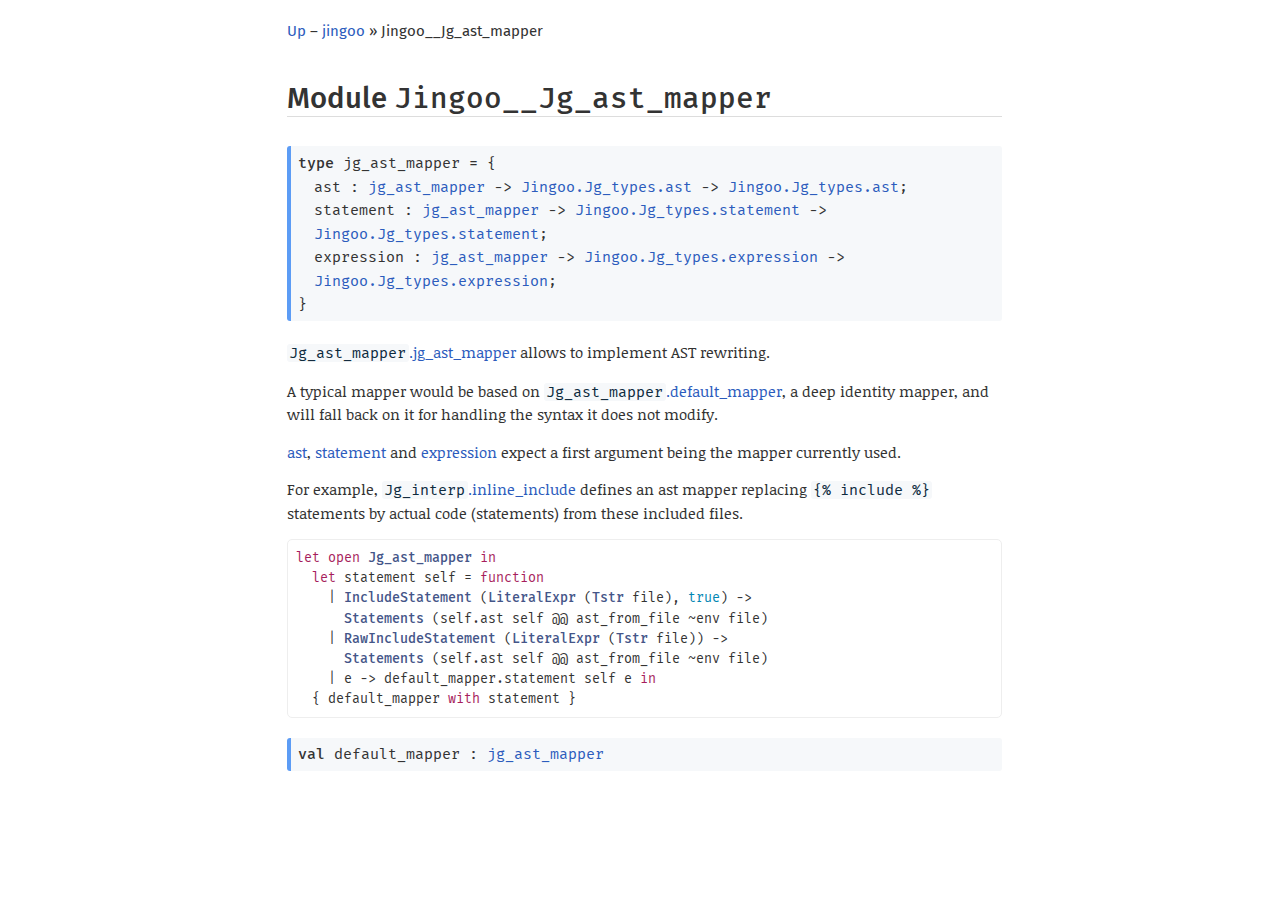
<file: jingoo/Jingoo__Jg_ast_mapper/index.html>
<!DOCTYPE html>
<html xmlns="http://www.w3.org/1999/xhtml"><head><title>Jingoo__Jg_ast_mapper (jingoo.Jingoo__Jg_ast_mapper)</title><link rel="stylesheet" href="../../odoc.css"/><meta charset="utf-8"/><meta name="viewport" content="width=device-width,initial-scale=1.0"/><script src="../../highlight.pack.js"></script><script>hljs.initHighlightingOnLoad();</script></head><body><div class="content"><header><nav><a href="../index.html">Up</a> – <a href="../index.html">jingoo</a> &#x00BB; Jingoo__Jg_ast_mapper</nav><h1>Module <code>Jingoo__Jg_ast_mapper</code></h1></header><dl><dt class="spec type" id="type-jg_ast_mapper"><a href="#type-jg_ast_mapper" class="anchor"></a><code><span class="keyword">type </span>jg_ast_mapper</code><code><span class="keyword"> = </span></code><code>{</code><table class="record"><tr id="type-jg_ast_mapper.ast" class="anchored"><td class="def field"><a href="#type-jg_ast_mapper.ast" class="anchor"></a><code>ast : <a href="index.html#type-jg_ast_mapper">jg_ast_mapper</a> <span>&#45;&gt;</span> <a href="../Jingoo/Jg_types/index.html#type-ast">Jingoo.Jg_types.ast</a> <span>&#45;&gt;</span> <a href="../Jingoo/Jg_types/index.html#type-ast">Jingoo.Jg_types.ast</a>;</code></td></tr><tr id="type-jg_ast_mapper.statement" class="anchored"><td class="def field"><a href="#type-jg_ast_mapper.statement" class="anchor"></a><code>statement : <a href="index.html#type-jg_ast_mapper">jg_ast_mapper</a> <span>&#45;&gt;</span> <a href="../Jingoo/Jg_types/index.html#type-statement">Jingoo.Jg_types.statement</a> <span>&#45;&gt;</span> <a href="../Jingoo/Jg_types/index.html#type-statement">Jingoo.Jg_types.statement</a>;</code></td></tr><tr id="type-jg_ast_mapper.expression" class="anchored"><td class="def field"><a href="#type-jg_ast_mapper.expression" class="anchor"></a><code>expression : <a href="index.html#type-jg_ast_mapper">jg_ast_mapper</a> <span>&#45;&gt;</span> <a href="../Jingoo/Jg_types/index.html#type-expression">Jingoo.Jg_types.expression</a> <span>&#45;&gt;</span> <a href="../Jingoo/Jg_types/index.html#type-expression">Jingoo.Jg_types.expression</a>;</code></td></tr></table><code>}</code></dt></dl><aside><p><span class="xref-unresolved" title="unresolved reference to &quot;Jg_ast_mapper.jg_ast_mapper&quot;"><code>Jg_ast_mapper</code>.jg_ast_mapper</span> allows to implement AST rewriting.</p><p>A typical mapper would be based on <span class="xref-unresolved" title="unresolved reference to &quot;Jg_ast_mapper.default_mapper&quot;"><code>Jg_ast_mapper</code>.default_mapper</span>, a <b>deep identity</b> mapper, and will fall back on it for handling the syntax it does not modify.</p><p><a href="#type-jg_ast_mapper.ast">ast</a>, <a href="#type-jg_ast_mapper.statement">statement</a> and <a href="#type-jg_ast_mapper.expression">expression</a> expect a first argument being the mapper currently used.</p><p>For example, <span class="xref-unresolved" title="unresolved reference to &quot;Jg_interp.inline_include&quot;"><code>Jg_interp</code>.inline_include</span> defines an ast mapper replacing <code>{% include %}</code> statements by actual code (statements) from these included files.</p><pre><code class="ml">let open Jg_ast_mapper in
  let statement self = function
    | IncludeStatement (LiteralExpr (Tstr file), true) -&gt;
      Statements (self.ast self @@ ast_from_file ~env file)
    | RawIncludeStatement (LiteralExpr (Tstr file)) -&gt;
      Statements (self.ast self @@ ast_from_file ~env file)
    | e -&gt; default_mapper.statement self e in
  { default_mapper with statement }</code></pre></aside><dl><dt class="spec value" id="val-default_mapper"><a href="#val-default_mapper" class="anchor"></a><code><span class="keyword">val </span>default_mapper : <a href="index.html#type-jg_ast_mapper">jg_ast_mapper</a></code></dt></dl></div></body></html>
</file>
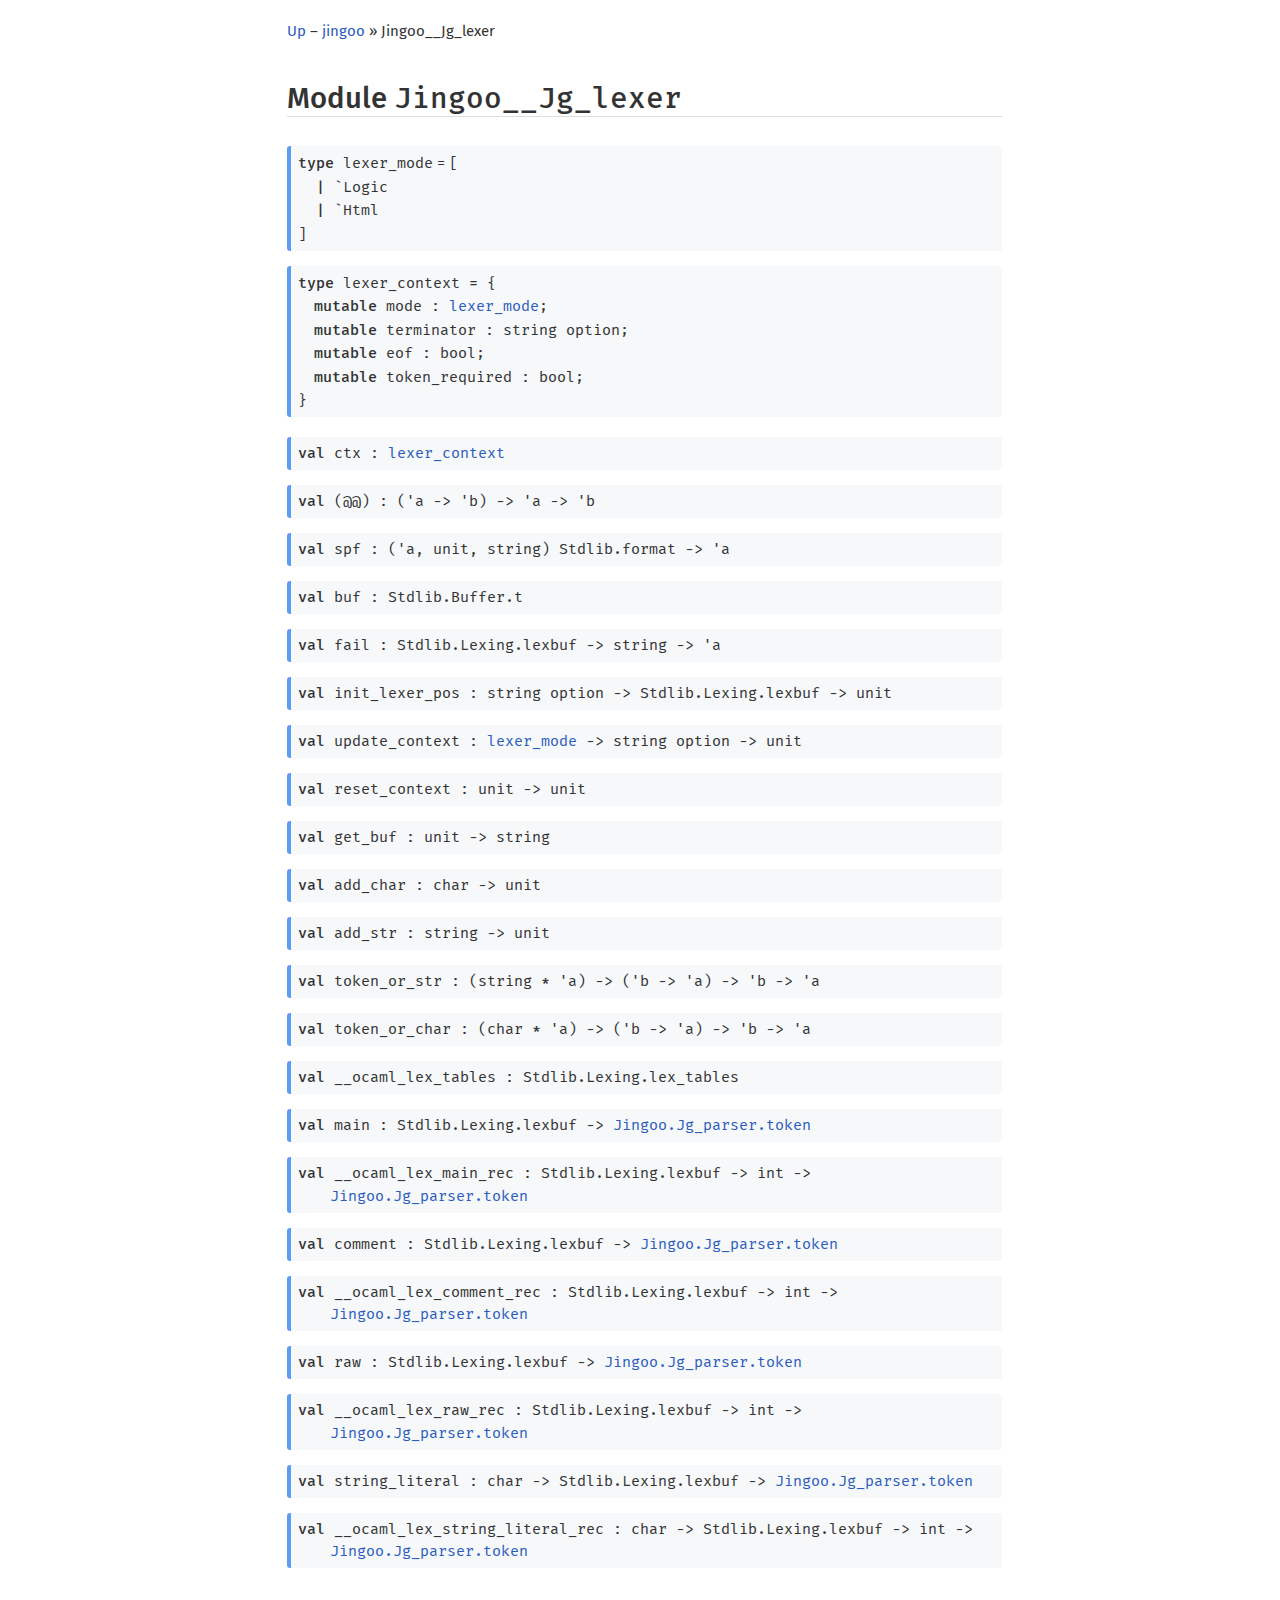
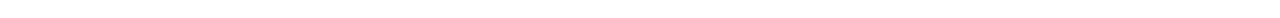
<file: jingoo/Jingoo__Jg_lexer/index.html>
<!DOCTYPE html>
<html xmlns="http://www.w3.org/1999/xhtml"><head><title>Jingoo__Jg_lexer (jingoo.Jingoo__Jg_lexer)</title><link rel="stylesheet" href="../../odoc.css"/><meta charset="utf-8"/><meta name="viewport" content="width=device-width,initial-scale=1.0"/><script src="../../highlight.pack.js"></script><script>hljs.initHighlightingOnLoad();</script></head><body><div class="content"><header><nav><a href="../index.html">Up</a> – <a href="../index.html">jingoo</a> &#x00BB; Jingoo__Jg_lexer</nav><h1>Module <code>Jingoo__Jg_lexer</code></h1></header><dl><dt class="spec type" id="type-lexer_mode"><a href="#type-lexer_mode" class="anchor"></a><code><span class="keyword">type </span>lexer_mode</code><span class="keyword"> = </span><code>[ </code><table class="variant"><tr id="type-lexer_mode.Logic" class="anchored"><td class="def constructor"><a href="#type-lexer_mode.Logic" class="anchor"></a><code><span class="keyword">| </span></code><code>`Logic</code></td></tr><tr id="type-lexer_mode.Html" class="anchored"><td class="def constructor"><a href="#type-lexer_mode.Html" class="anchor"></a><code><span class="keyword">| </span></code><code>`Html</code></td></tr></table><code> ]</code></dt><dt class="spec type" id="type-lexer_context"><a href="#type-lexer_context" class="anchor"></a><code><span class="keyword">type </span>lexer_context</code><code><span class="keyword"> = </span></code><code>{</code><table class="record"><tr id="type-lexer_context.mode" class="anchored"><td class="def field"><a href="#type-lexer_context.mode" class="anchor"></a><code><span class="keyword">mutable </span>mode : <a href="index.html#type-lexer_mode">lexer_mode</a>;</code></td></tr><tr id="type-lexer_context.terminator" class="anchored"><td class="def field"><a href="#type-lexer_context.terminator" class="anchor"></a><code><span class="keyword">mutable </span>terminator : string option;</code></td></tr><tr id="type-lexer_context.eof" class="anchored"><td class="def field"><a href="#type-lexer_context.eof" class="anchor"></a><code><span class="keyword">mutable </span>eof : bool;</code></td></tr><tr id="type-lexer_context.token_required" class="anchored"><td class="def field"><a href="#type-lexer_context.token_required" class="anchor"></a><code><span class="keyword">mutable </span>token_required : bool;</code></td></tr></table><code>}</code></dt></dl><dl><dt class="spec value" id="val-ctx"><a href="#val-ctx" class="anchor"></a><code><span class="keyword">val </span>ctx : <a href="index.html#type-lexer_context">lexer_context</a></code></dt><dt class="spec value" id="val-(@@)"><a href="#val-(@@)" class="anchor"></a><code><span class="keyword">val </span>(@@) : (<span class="type-var">'a</span> <span>&#45;&gt;</span> <span class="type-var">'b</span>) <span>&#45;&gt;</span> <span class="type-var">'a</span> <span>&#45;&gt;</span> <span class="type-var">'b</span></code></dt><dt class="spec value" id="val-spf"><a href="#val-spf" class="anchor"></a><code><span class="keyword">val </span>spf : (<span class="type-var">'a</span>, unit, string) Stdlib.format <span>&#45;&gt;</span> <span class="type-var">'a</span></code></dt><dt class="spec value" id="val-buf"><a href="#val-buf" class="anchor"></a><code><span class="keyword">val </span>buf : Stdlib.Buffer.t</code></dt><dt class="spec value" id="val-fail"><a href="#val-fail" class="anchor"></a><code><span class="keyword">val </span>fail : Stdlib.Lexing.lexbuf <span>&#45;&gt;</span> string <span>&#45;&gt;</span> <span class="type-var">'a</span></code></dt><dt class="spec value" id="val-init_lexer_pos"><a href="#val-init_lexer_pos" class="anchor"></a><code><span class="keyword">val </span>init_lexer_pos : string option <span>&#45;&gt;</span> Stdlib.Lexing.lexbuf <span>&#45;&gt;</span> unit</code></dt><dt class="spec value" id="val-update_context"><a href="#val-update_context" class="anchor"></a><code><span class="keyword">val </span>update_context : <a href="index.html#type-lexer_mode">lexer_mode</a> <span>&#45;&gt;</span> string option <span>&#45;&gt;</span> unit</code></dt><dt class="spec value" id="val-reset_context"><a href="#val-reset_context" class="anchor"></a><code><span class="keyword">val </span>reset_context : unit <span>&#45;&gt;</span> unit</code></dt><dt class="spec value" id="val-get_buf"><a href="#val-get_buf" class="anchor"></a><code><span class="keyword">val </span>get_buf : unit <span>&#45;&gt;</span> string</code></dt><dt class="spec value" id="val-add_char"><a href="#val-add_char" class="anchor"></a><code><span class="keyword">val </span>add_char : char <span>&#45;&gt;</span> unit</code></dt><dt class="spec value" id="val-add_str"><a href="#val-add_str" class="anchor"></a><code><span class="keyword">val </span>add_str : string <span>&#45;&gt;</span> unit</code></dt><dt class="spec value" id="val-token_or_str"><a href="#val-token_or_str" class="anchor"></a><code><span class="keyword">val </span>token_or_str : (string<span class="keyword"> * </span><span class="type-var">'a</span>) <span>&#45;&gt;</span> (<span class="type-var">'b</span> <span>&#45;&gt;</span> <span class="type-var">'a</span>) <span>&#45;&gt;</span> <span class="type-var">'b</span> <span>&#45;&gt;</span> <span class="type-var">'a</span></code></dt><dt class="spec value" id="val-token_or_char"><a href="#val-token_or_char" class="anchor"></a><code><span class="keyword">val </span>token_or_char : (char<span class="keyword"> * </span><span class="type-var">'a</span>) <span>&#45;&gt;</span> (<span class="type-var">'b</span> <span>&#45;&gt;</span> <span class="type-var">'a</span>) <span>&#45;&gt;</span> <span class="type-var">'b</span> <span>&#45;&gt;</span> <span class="type-var">'a</span></code></dt><dt class="spec value" id="val-__ocaml_lex_tables"><a href="#val-__ocaml_lex_tables" class="anchor"></a><code><span class="keyword">val </span>__ocaml_lex_tables : Stdlib.Lexing.lex_tables</code></dt><dt class="spec value" id="val-main"><a href="#val-main" class="anchor"></a><code><span class="keyword">val </span>main : Stdlib.Lexing.lexbuf <span>&#45;&gt;</span> <a href="../Jingoo/Jg_parser/index.html#type-token">Jingoo.Jg_parser.token</a></code></dt><dt class="spec value" id="val-__ocaml_lex_main_rec"><a href="#val-__ocaml_lex_main_rec" class="anchor"></a><code><span class="keyword">val </span>__ocaml_lex_main_rec : Stdlib.Lexing.lexbuf <span>&#45;&gt;</span> int <span>&#45;&gt;</span> <a href="../Jingoo/Jg_parser/index.html#type-token">Jingoo.Jg_parser.token</a></code></dt><dt class="spec value" id="val-comment"><a href="#val-comment" class="anchor"></a><code><span class="keyword">val </span>comment : Stdlib.Lexing.lexbuf <span>&#45;&gt;</span> <a href="../Jingoo/Jg_parser/index.html#type-token">Jingoo.Jg_parser.token</a></code></dt><dt class="spec value" id="val-__ocaml_lex_comment_rec"><a href="#val-__ocaml_lex_comment_rec" class="anchor"></a><code><span class="keyword">val </span>__ocaml_lex_comment_rec : Stdlib.Lexing.lexbuf <span>&#45;&gt;</span> int <span>&#45;&gt;</span> <a href="../Jingoo/Jg_parser/index.html#type-token">Jingoo.Jg_parser.token</a></code></dt><dt class="spec value" id="val-raw"><a href="#val-raw" class="anchor"></a><code><span class="keyword">val </span>raw : Stdlib.Lexing.lexbuf <span>&#45;&gt;</span> <a href="../Jingoo/Jg_parser/index.html#type-token">Jingoo.Jg_parser.token</a></code></dt><dt class="spec value" id="val-__ocaml_lex_raw_rec"><a href="#val-__ocaml_lex_raw_rec" class="anchor"></a><code><span class="keyword">val </span>__ocaml_lex_raw_rec : Stdlib.Lexing.lexbuf <span>&#45;&gt;</span> int <span>&#45;&gt;</span> <a href="../Jingoo/Jg_parser/index.html#type-token">Jingoo.Jg_parser.token</a></code></dt><dt class="spec value" id="val-string_literal"><a href="#val-string_literal" class="anchor"></a><code><span class="keyword">val </span>string_literal : char <span>&#45;&gt;</span> Stdlib.Lexing.lexbuf <span>&#45;&gt;</span> <a href="../Jingoo/Jg_parser/index.html#type-token">Jingoo.Jg_parser.token</a></code></dt><dt class="spec value" id="val-__ocaml_lex_string_literal_rec"><a href="#val-__ocaml_lex_string_literal_rec" class="anchor"></a><code><span class="keyword">val </span>__ocaml_lex_string_literal_rec : char <span>&#45;&gt;</span> Stdlib.Lexing.lexbuf <span>&#45;&gt;</span> int <span>&#45;&gt;</span> <a href="../Jingoo/Jg_parser/index.html#type-token">Jingoo.Jg_parser.token</a></code></dt></dl></div></body></html>
</file>
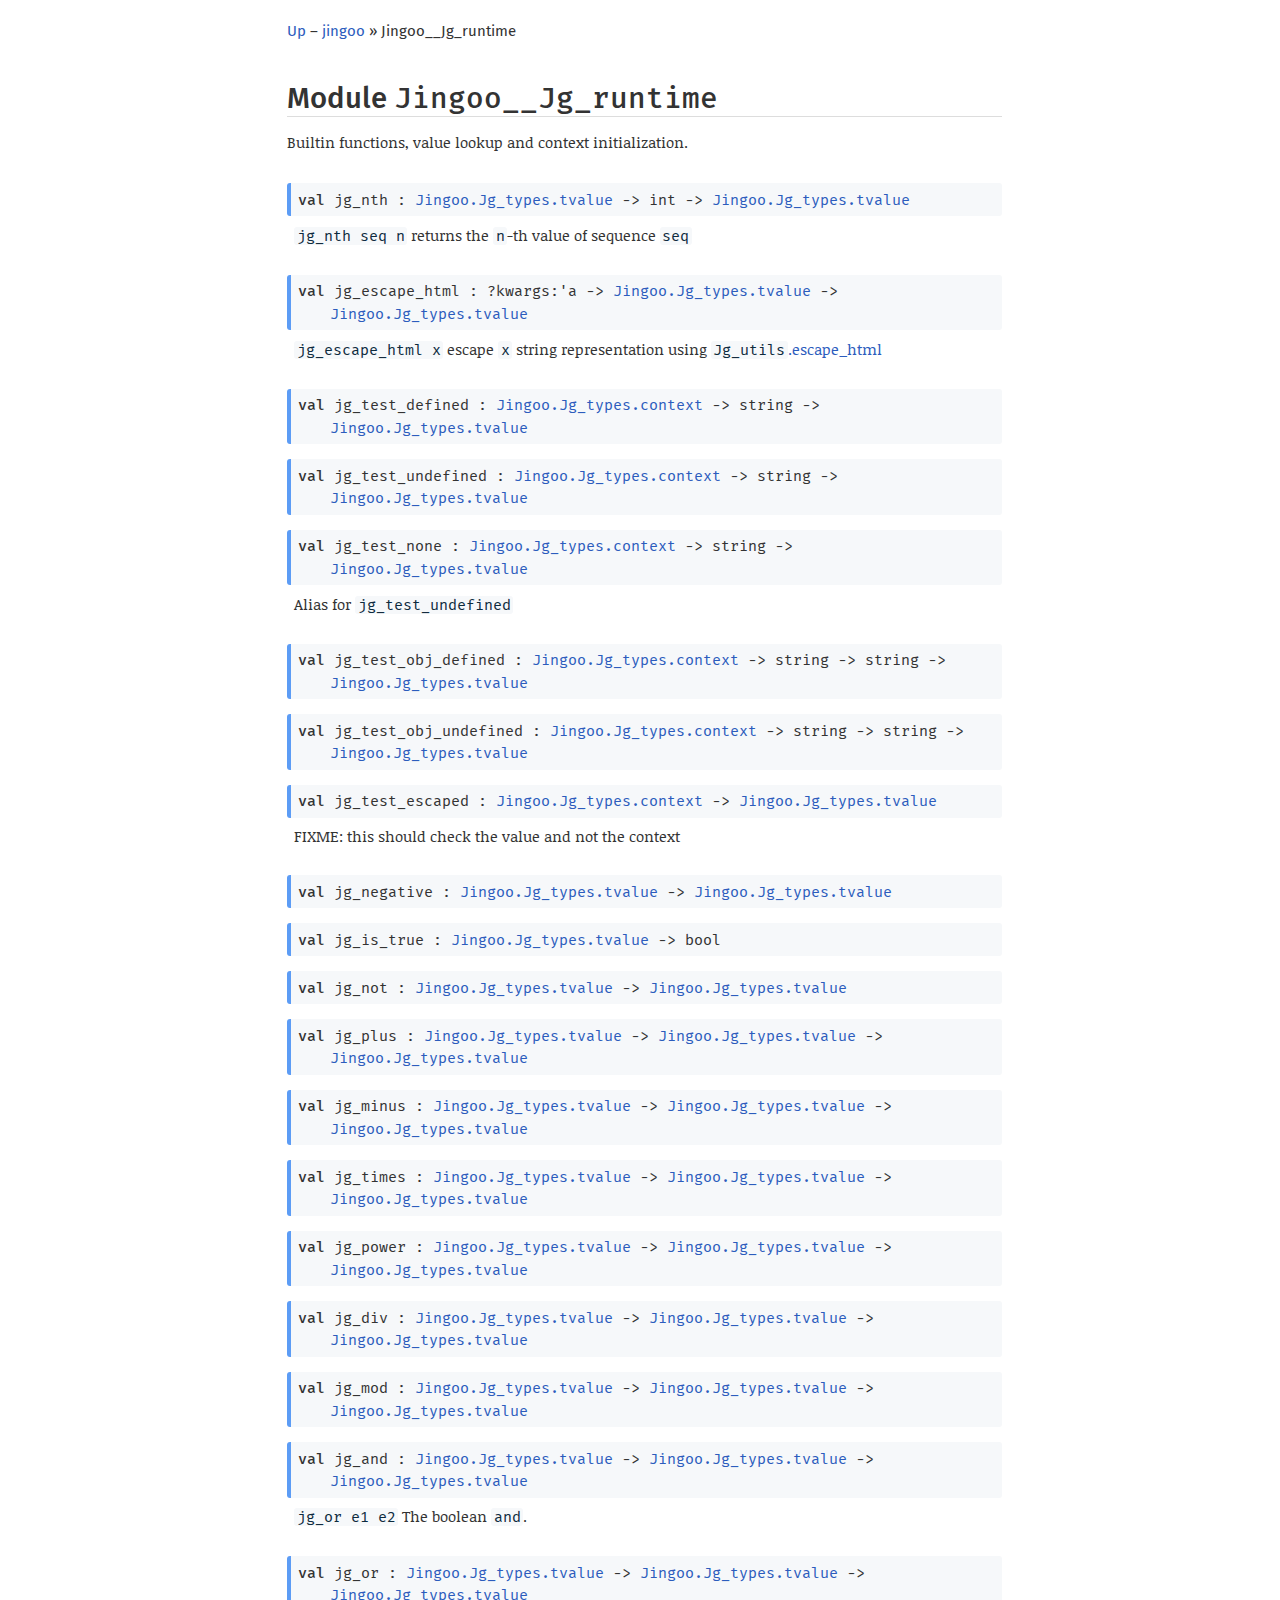
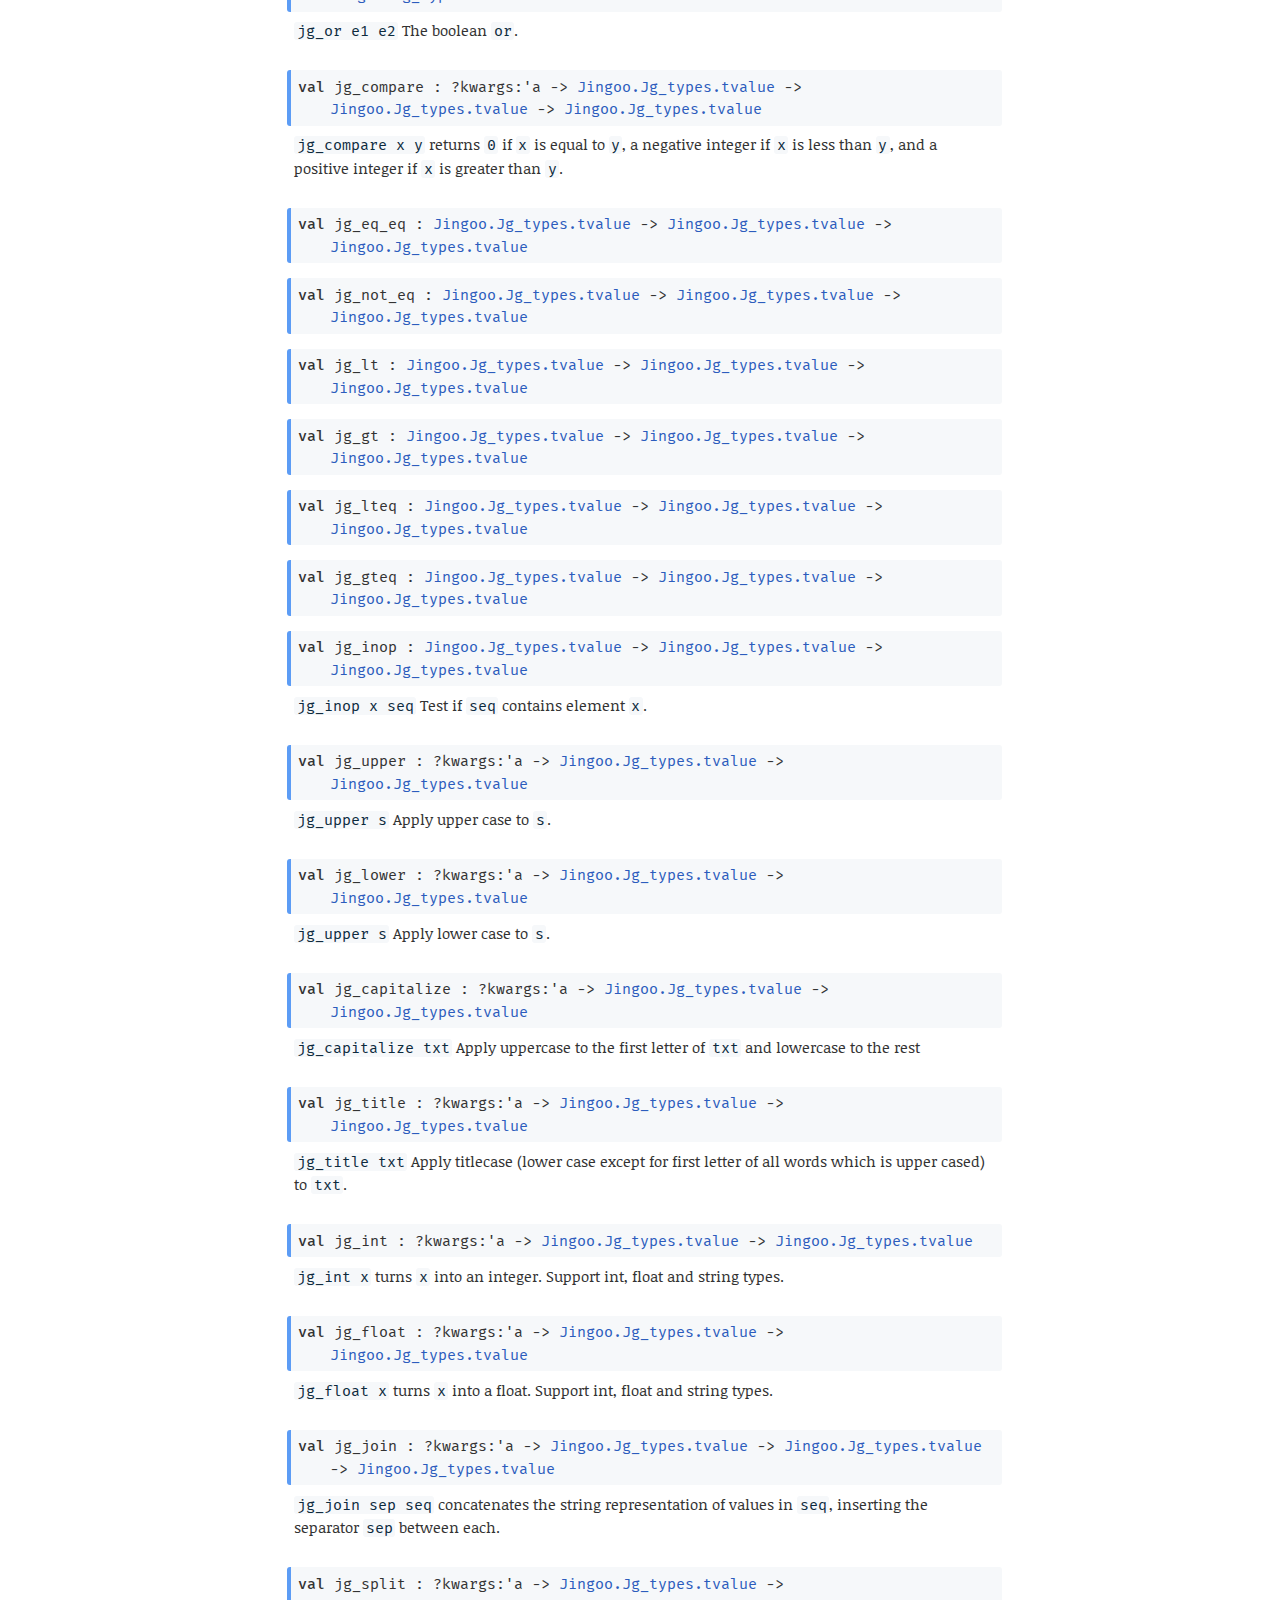
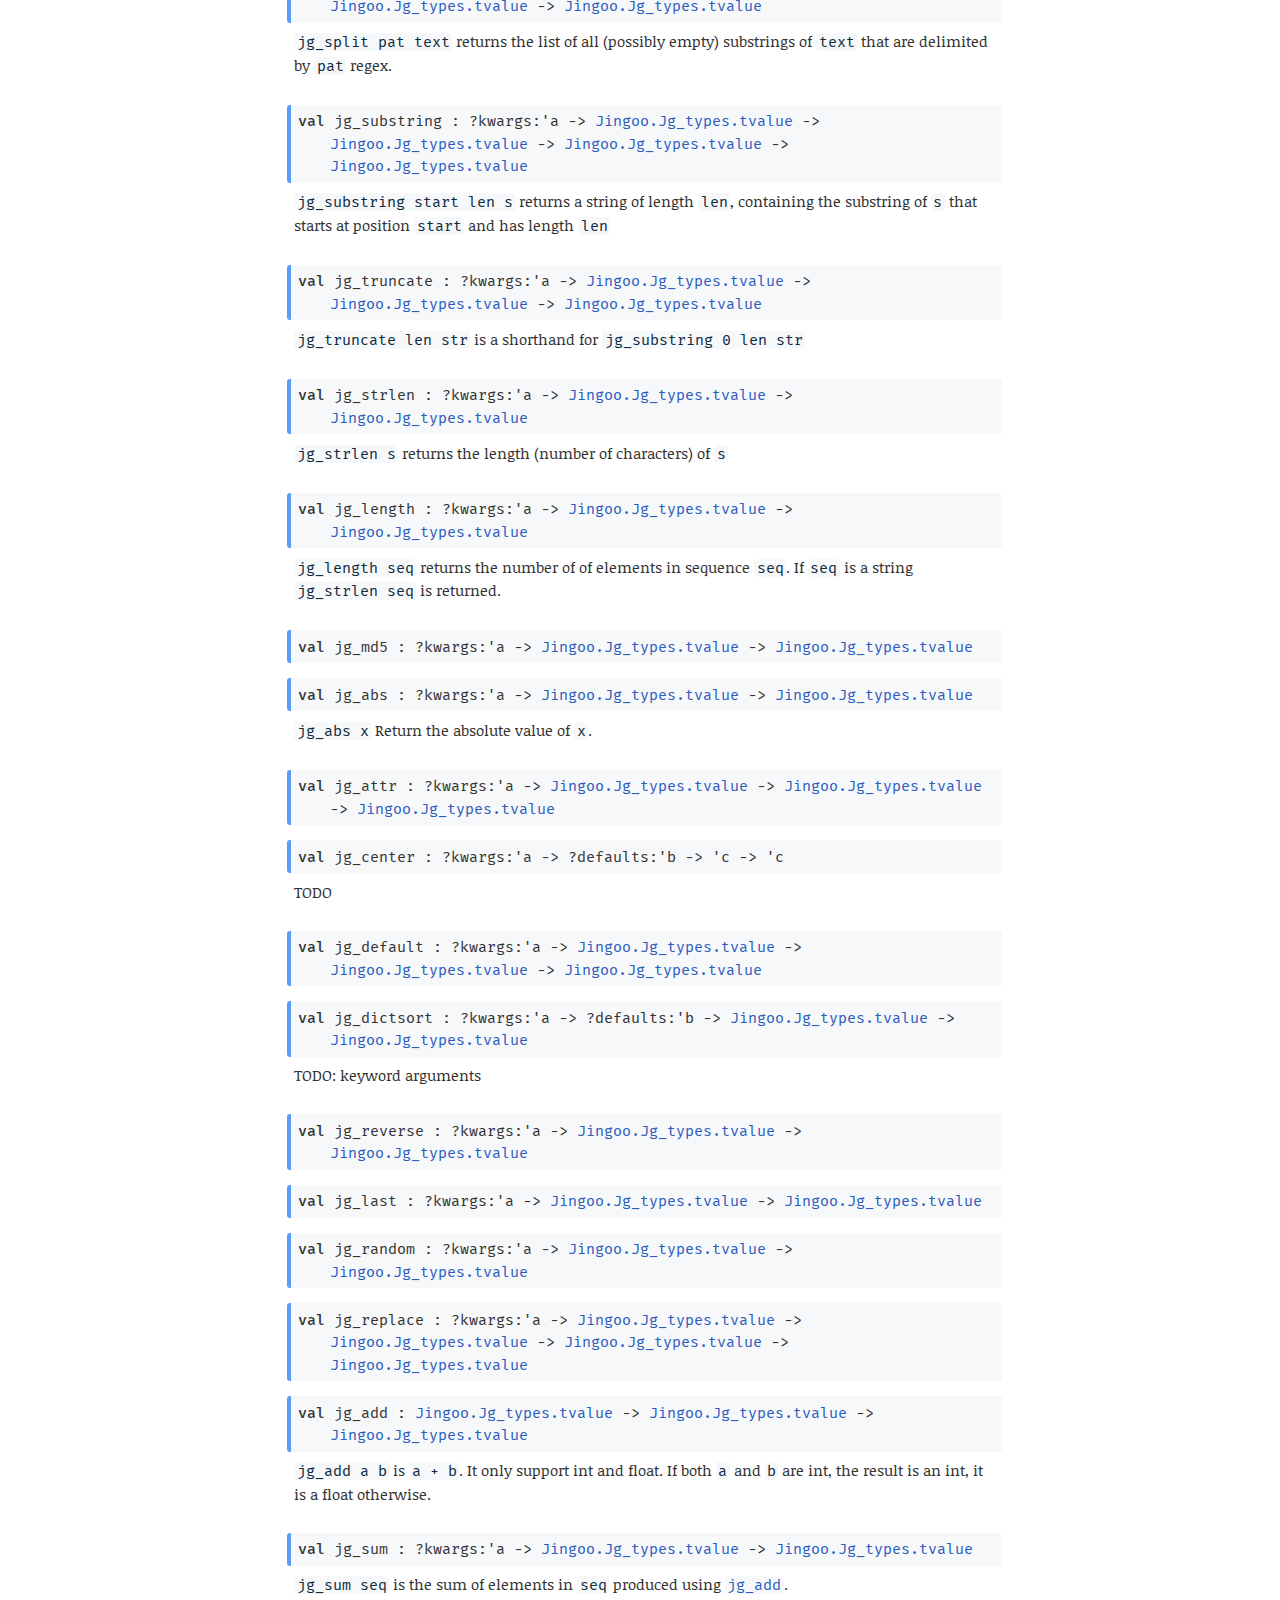
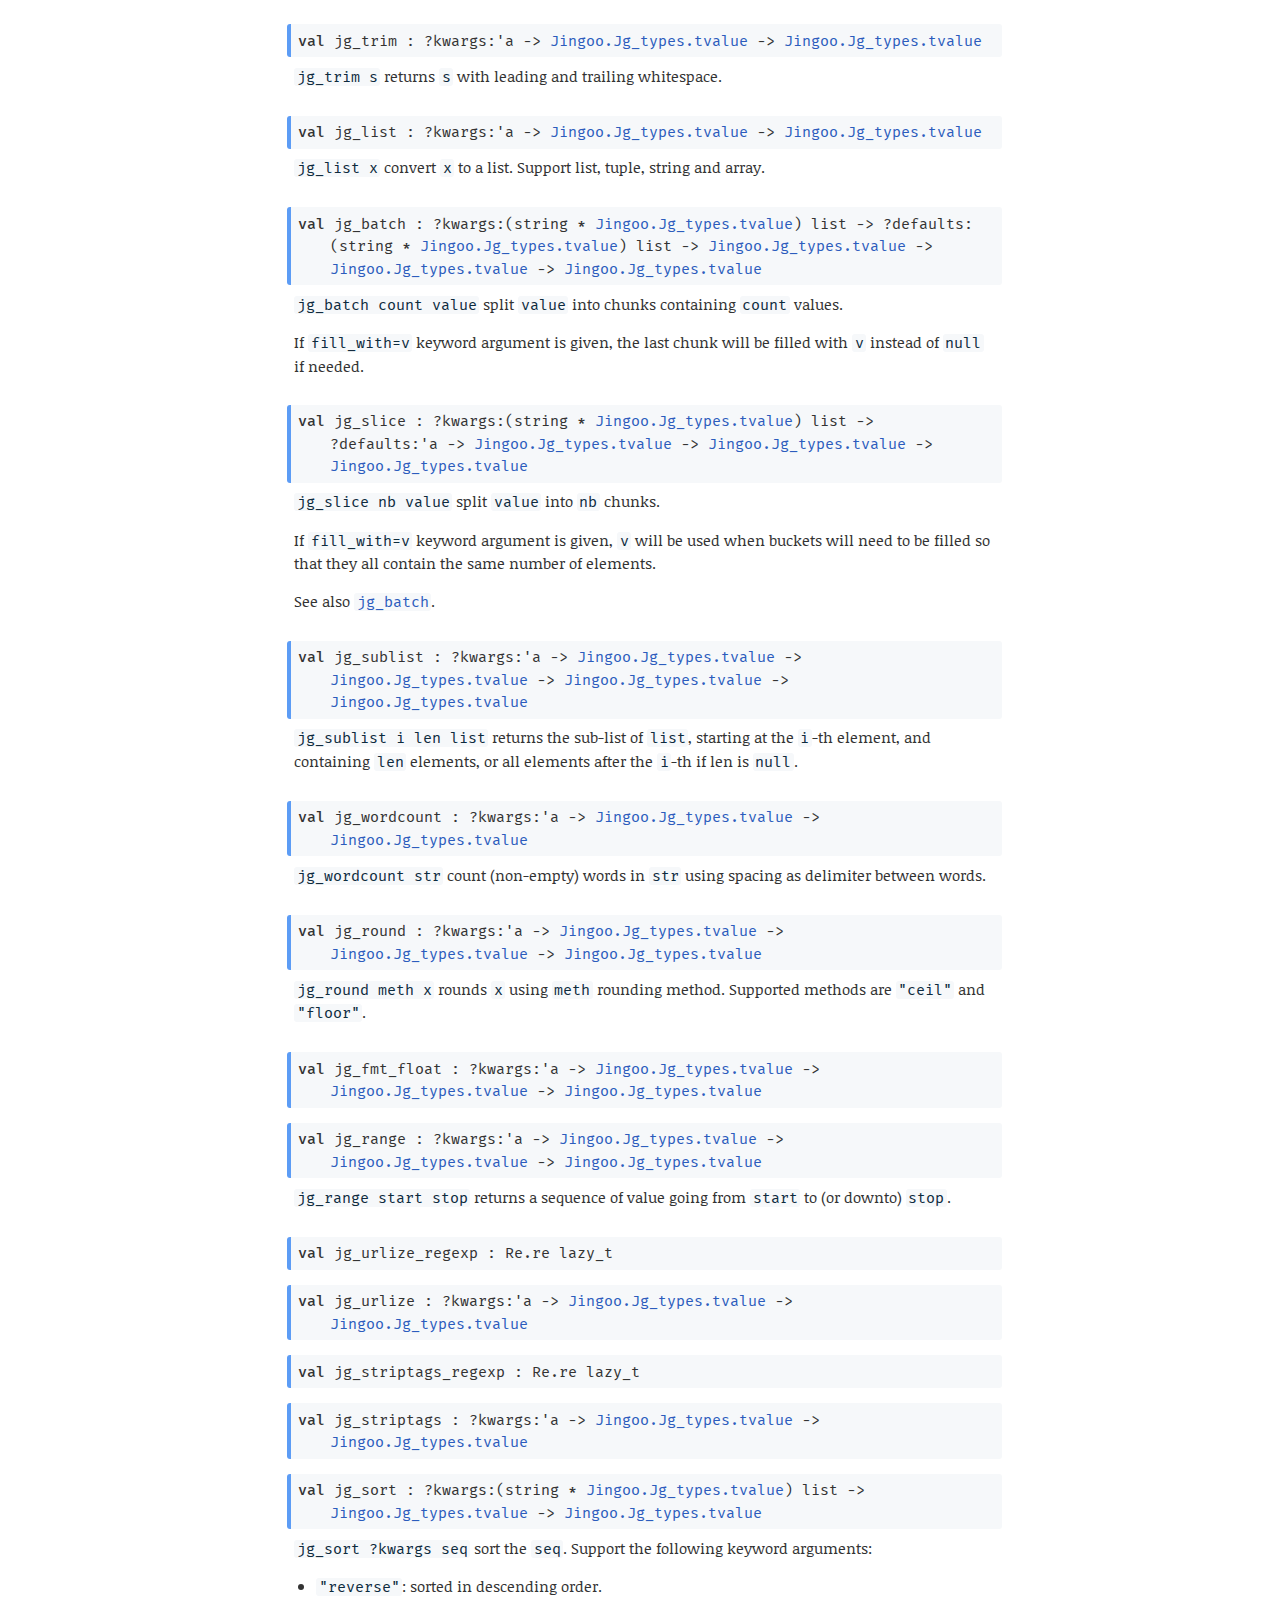
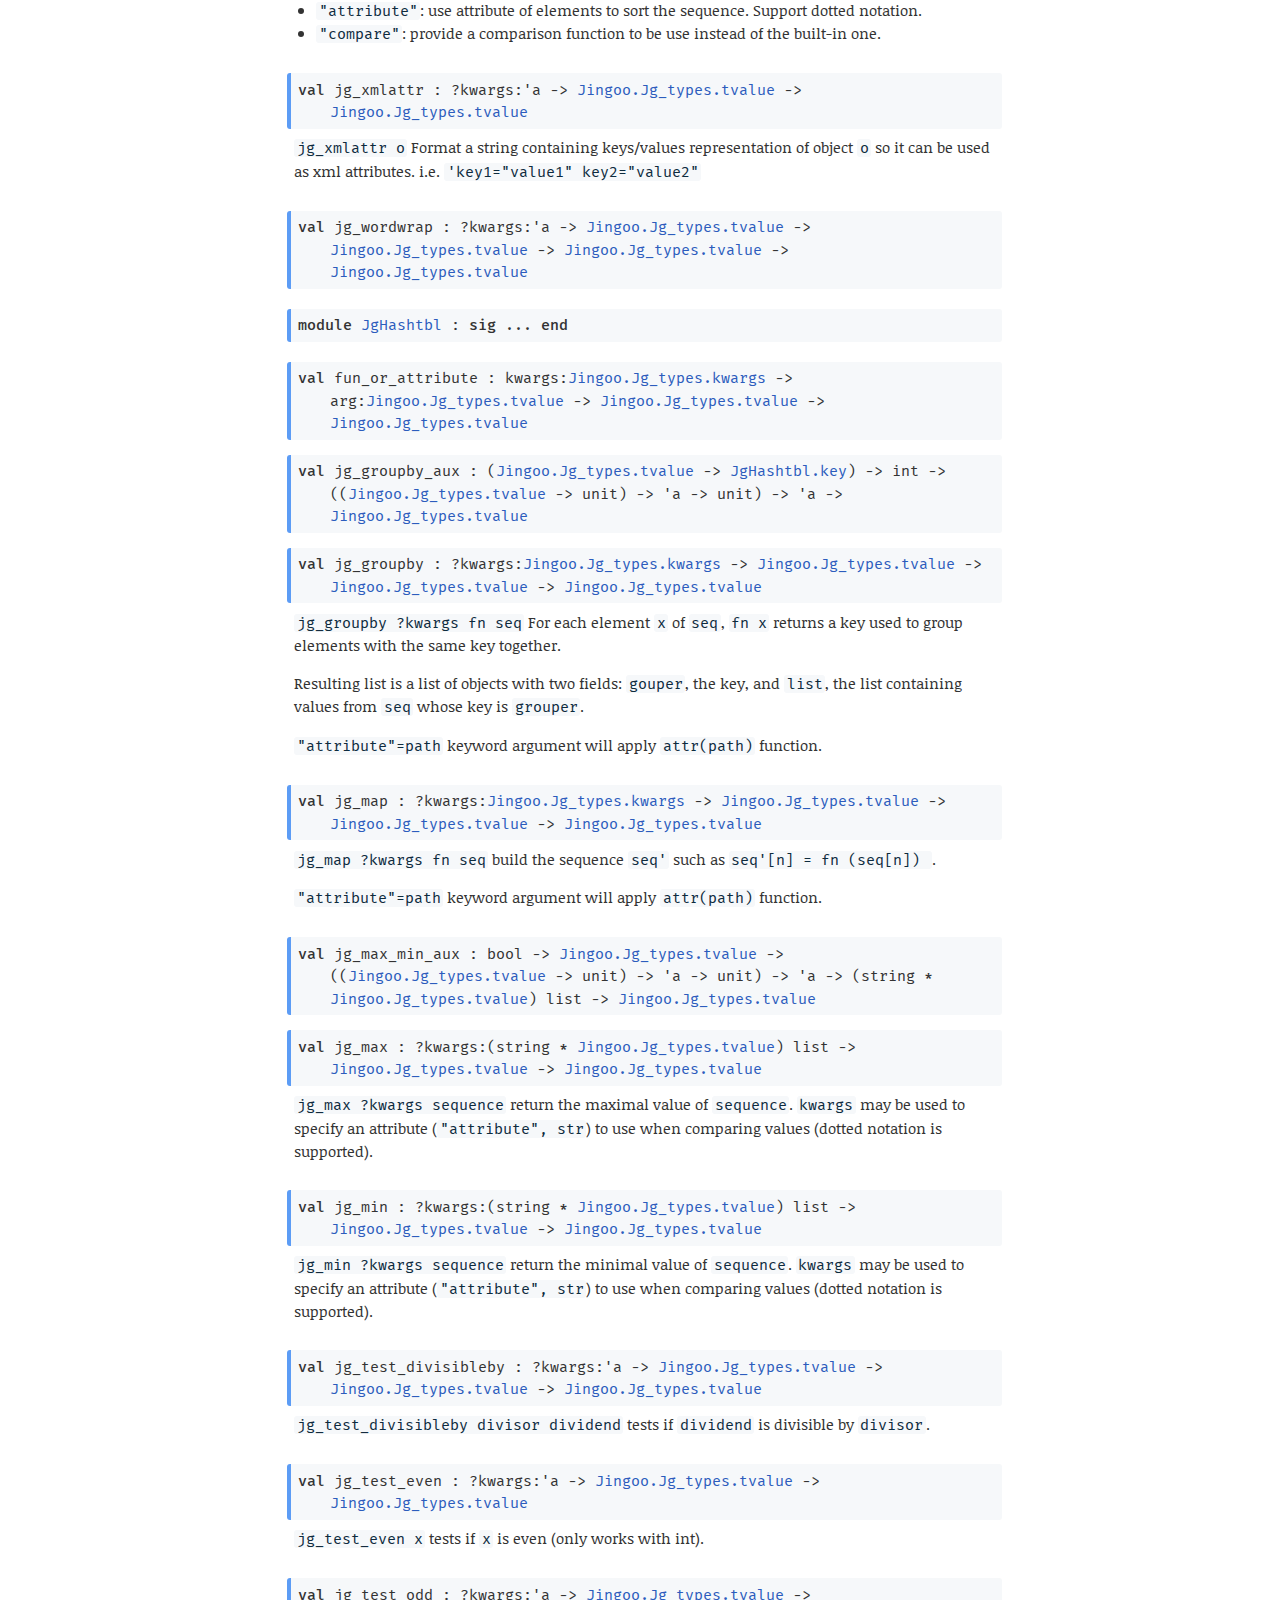
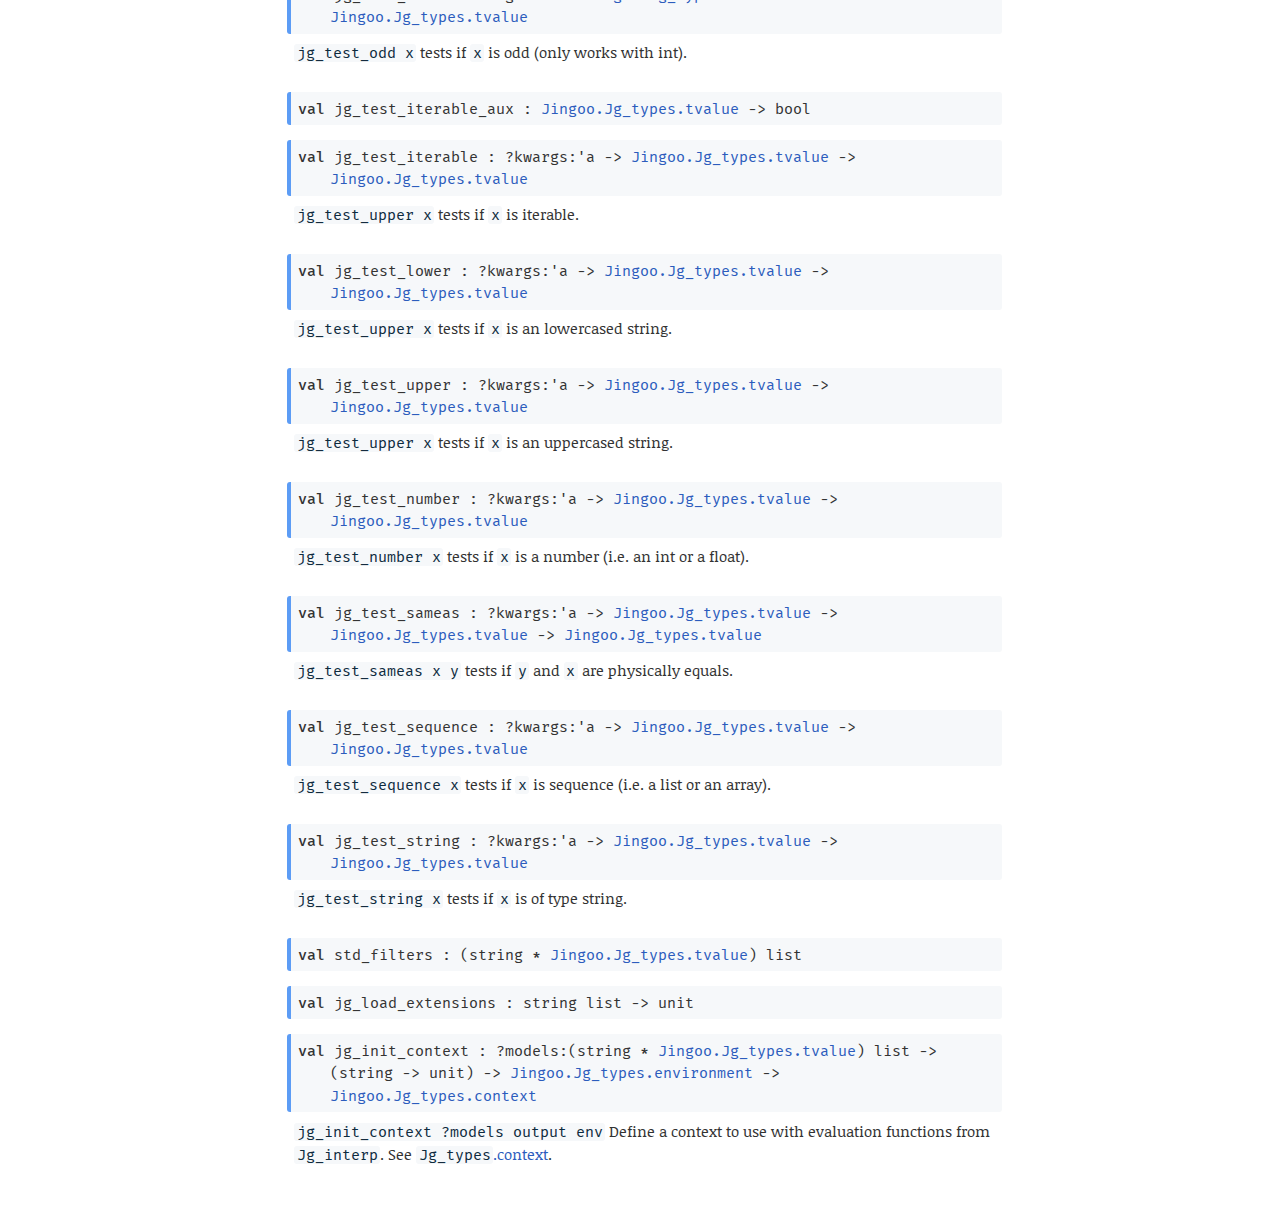
<file: jingoo/Jingoo__Jg_runtime/index.html>
<!DOCTYPE html>
<html xmlns="http://www.w3.org/1999/xhtml"><head><title>Jingoo__Jg_runtime (jingoo.Jingoo__Jg_runtime)</title><link rel="stylesheet" href="../../odoc.css"/><meta charset="utf-8"/><meta name="viewport" content="width=device-width,initial-scale=1.0"/><script src="../../highlight.pack.js"></script><script>hljs.initHighlightingOnLoad();</script></head><body><div class="content"><header><nav><a href="../index.html">Up</a> – <a href="../index.html">jingoo</a> &#x00BB; Jingoo__Jg_runtime</nav><h1>Module <code>Jingoo__Jg_runtime</code></h1><p>Builtin functions, value lookup and context initialization.</p></header><dl><dt class="spec value" id="val-jg_nth"><a href="#val-jg_nth" class="anchor"></a><code><span class="keyword">val </span>jg_nth : <a href="../Jingoo/Jg_types/index.html#type-tvalue">Jingoo.Jg_types.tvalue</a> <span>&#45;&gt;</span> int <span>&#45;&gt;</span> <a href="../Jingoo/Jg_types/index.html#type-tvalue">Jingoo.Jg_types.tvalue</a></code></dt><dd><p><code>jg_nth seq n</code> returns the <code>n</code>-th value of sequence <code>seq</code></p></dd></dl><dl><dt class="spec value" id="val-jg_escape_html"><a href="#val-jg_escape_html" class="anchor"></a><code><span class="keyword">val </span>jg_escape_html : ?&#8288;kwargs:<span class="type-var">'a</span> <span>&#45;&gt;</span> <a href="../Jingoo/Jg_types/index.html#type-tvalue">Jingoo.Jg_types.tvalue</a> <span>&#45;&gt;</span> <a href="../Jingoo/Jg_types/index.html#type-tvalue">Jingoo.Jg_types.tvalue</a></code></dt><dd><p><code>jg_escape_html x</code> escape <code>x</code> string representation using <span class="xref-unresolved" title="unresolved reference to &quot;Jg_utils.escape_html&quot;"><code>Jg_utils</code>.escape_html</span></p></dd></dl><dl><dt class="spec value" id="val-jg_test_defined"><a href="#val-jg_test_defined" class="anchor"></a><code><span class="keyword">val </span>jg_test_defined : <a href="../Jingoo/Jg_types/index.html#type-context">Jingoo.Jg_types.context</a> <span>&#45;&gt;</span> string <span>&#45;&gt;</span> <a href="../Jingoo/Jg_types/index.html#type-tvalue">Jingoo.Jg_types.tvalue</a></code></dt><dt class="spec value" id="val-jg_test_undefined"><a href="#val-jg_test_undefined" class="anchor"></a><code><span class="keyword">val </span>jg_test_undefined : <a href="../Jingoo/Jg_types/index.html#type-context">Jingoo.Jg_types.context</a> <span>&#45;&gt;</span> string <span>&#45;&gt;</span> <a href="../Jingoo/Jg_types/index.html#type-tvalue">Jingoo.Jg_types.tvalue</a></code></dt><dt class="spec value" id="val-jg_test_none"><a href="#val-jg_test_none" class="anchor"></a><code><span class="keyword">val </span>jg_test_none : <a href="../Jingoo/Jg_types/index.html#type-context">Jingoo.Jg_types.context</a> <span>&#45;&gt;</span> string <span>&#45;&gt;</span> <a href="../Jingoo/Jg_types/index.html#type-tvalue">Jingoo.Jg_types.tvalue</a></code></dt><dd><p>Alias for <code>jg_test_undefined</code></p></dd></dl><dl><dt class="spec value" id="val-jg_test_obj_defined"><a href="#val-jg_test_obj_defined" class="anchor"></a><code><span class="keyword">val </span>jg_test_obj_defined : <a href="../Jingoo/Jg_types/index.html#type-context">Jingoo.Jg_types.context</a> <span>&#45;&gt;</span> string <span>&#45;&gt;</span> string <span>&#45;&gt;</span> <a href="../Jingoo/Jg_types/index.html#type-tvalue">Jingoo.Jg_types.tvalue</a></code></dt><dt class="spec value" id="val-jg_test_obj_undefined"><a href="#val-jg_test_obj_undefined" class="anchor"></a><code><span class="keyword">val </span>jg_test_obj_undefined : <a href="../Jingoo/Jg_types/index.html#type-context">Jingoo.Jg_types.context</a> <span>&#45;&gt;</span> string <span>&#45;&gt;</span> string <span>&#45;&gt;</span> <a href="../Jingoo/Jg_types/index.html#type-tvalue">Jingoo.Jg_types.tvalue</a></code></dt><dt class="spec value" id="val-jg_test_escaped"><a href="#val-jg_test_escaped" class="anchor"></a><code><span class="keyword">val </span>jg_test_escaped : <a href="../Jingoo/Jg_types/index.html#type-context">Jingoo.Jg_types.context</a> <span>&#45;&gt;</span> <a href="../Jingoo/Jg_types/index.html#type-tvalue">Jingoo.Jg_types.tvalue</a></code></dt><dd><p>FIXME: this should check the value and not the context</p></dd></dl><dl><dt class="spec value" id="val-jg_negative"><a href="#val-jg_negative" class="anchor"></a><code><span class="keyword">val </span>jg_negative : <a href="../Jingoo/Jg_types/index.html#type-tvalue">Jingoo.Jg_types.tvalue</a> <span>&#45;&gt;</span> <a href="../Jingoo/Jg_types/index.html#type-tvalue">Jingoo.Jg_types.tvalue</a></code></dt><dt class="spec value" id="val-jg_is_true"><a href="#val-jg_is_true" class="anchor"></a><code><span class="keyword">val </span>jg_is_true : <a href="../Jingoo/Jg_types/index.html#type-tvalue">Jingoo.Jg_types.tvalue</a> <span>&#45;&gt;</span> bool</code></dt><dt class="spec value" id="val-jg_not"><a href="#val-jg_not" class="anchor"></a><code><span class="keyword">val </span>jg_not : <a href="../Jingoo/Jg_types/index.html#type-tvalue">Jingoo.Jg_types.tvalue</a> <span>&#45;&gt;</span> <a href="../Jingoo/Jg_types/index.html#type-tvalue">Jingoo.Jg_types.tvalue</a></code></dt><dt class="spec value" id="val-jg_plus"><a href="#val-jg_plus" class="anchor"></a><code><span class="keyword">val </span>jg_plus : <a href="../Jingoo/Jg_types/index.html#type-tvalue">Jingoo.Jg_types.tvalue</a> <span>&#45;&gt;</span> <a href="../Jingoo/Jg_types/index.html#type-tvalue">Jingoo.Jg_types.tvalue</a> <span>&#45;&gt;</span> <a href="../Jingoo/Jg_types/index.html#type-tvalue">Jingoo.Jg_types.tvalue</a></code></dt><dt class="spec value" id="val-jg_minus"><a href="#val-jg_minus" class="anchor"></a><code><span class="keyword">val </span>jg_minus : <a href="../Jingoo/Jg_types/index.html#type-tvalue">Jingoo.Jg_types.tvalue</a> <span>&#45;&gt;</span> <a href="../Jingoo/Jg_types/index.html#type-tvalue">Jingoo.Jg_types.tvalue</a> <span>&#45;&gt;</span> <a href="../Jingoo/Jg_types/index.html#type-tvalue">Jingoo.Jg_types.tvalue</a></code></dt><dt class="spec value" id="val-jg_times"><a href="#val-jg_times" class="anchor"></a><code><span class="keyword">val </span>jg_times : <a href="../Jingoo/Jg_types/index.html#type-tvalue">Jingoo.Jg_types.tvalue</a> <span>&#45;&gt;</span> <a href="../Jingoo/Jg_types/index.html#type-tvalue">Jingoo.Jg_types.tvalue</a> <span>&#45;&gt;</span> <a href="../Jingoo/Jg_types/index.html#type-tvalue">Jingoo.Jg_types.tvalue</a></code></dt><dt class="spec value" id="val-jg_power"><a href="#val-jg_power" class="anchor"></a><code><span class="keyword">val </span>jg_power : <a href="../Jingoo/Jg_types/index.html#type-tvalue">Jingoo.Jg_types.tvalue</a> <span>&#45;&gt;</span> <a href="../Jingoo/Jg_types/index.html#type-tvalue">Jingoo.Jg_types.tvalue</a> <span>&#45;&gt;</span> <a href="../Jingoo/Jg_types/index.html#type-tvalue">Jingoo.Jg_types.tvalue</a></code></dt><dt class="spec value" id="val-jg_div"><a href="#val-jg_div" class="anchor"></a><code><span class="keyword">val </span>jg_div : <a href="../Jingoo/Jg_types/index.html#type-tvalue">Jingoo.Jg_types.tvalue</a> <span>&#45;&gt;</span> <a href="../Jingoo/Jg_types/index.html#type-tvalue">Jingoo.Jg_types.tvalue</a> <span>&#45;&gt;</span> <a href="../Jingoo/Jg_types/index.html#type-tvalue">Jingoo.Jg_types.tvalue</a></code></dt><dt class="spec value" id="val-jg_mod"><a href="#val-jg_mod" class="anchor"></a><code><span class="keyword">val </span>jg_mod : <a href="../Jingoo/Jg_types/index.html#type-tvalue">Jingoo.Jg_types.tvalue</a> <span>&#45;&gt;</span> <a href="../Jingoo/Jg_types/index.html#type-tvalue">Jingoo.Jg_types.tvalue</a> <span>&#45;&gt;</span> <a href="../Jingoo/Jg_types/index.html#type-tvalue">Jingoo.Jg_types.tvalue</a></code></dt><dt class="spec value" id="val-jg_and"><a href="#val-jg_and" class="anchor"></a><code><span class="keyword">val </span>jg_and : <a href="../Jingoo/Jg_types/index.html#type-tvalue">Jingoo.Jg_types.tvalue</a> <span>&#45;&gt;</span> <a href="../Jingoo/Jg_types/index.html#type-tvalue">Jingoo.Jg_types.tvalue</a> <span>&#45;&gt;</span> <a href="../Jingoo/Jg_types/index.html#type-tvalue">Jingoo.Jg_types.tvalue</a></code></dt><dd><p><code>jg_or e1 e2</code> The boolean <code>and</code>.</p></dd></dl><dl><dt class="spec value" id="val-jg_or"><a href="#val-jg_or" class="anchor"></a><code><span class="keyword">val </span>jg_or : <a href="../Jingoo/Jg_types/index.html#type-tvalue">Jingoo.Jg_types.tvalue</a> <span>&#45;&gt;</span> <a href="../Jingoo/Jg_types/index.html#type-tvalue">Jingoo.Jg_types.tvalue</a> <span>&#45;&gt;</span> <a href="../Jingoo/Jg_types/index.html#type-tvalue">Jingoo.Jg_types.tvalue</a></code></dt><dd><p><code>jg_or e1 e2</code> The boolean <code>or</code>.</p></dd></dl><dl><dt class="spec value" id="val-jg_compare"><a href="#val-jg_compare" class="anchor"></a><code><span class="keyword">val </span>jg_compare : ?&#8288;kwargs:<span class="type-var">'a</span> <span>&#45;&gt;</span> <a href="../Jingoo/Jg_types/index.html#type-tvalue">Jingoo.Jg_types.tvalue</a> <span>&#45;&gt;</span> <a href="../Jingoo/Jg_types/index.html#type-tvalue">Jingoo.Jg_types.tvalue</a> <span>&#45;&gt;</span> <a href="../Jingoo/Jg_types/index.html#type-tvalue">Jingoo.Jg_types.tvalue</a></code></dt><dd><p><code>jg_compare x y</code> returns <code>0</code> if <code>x</code> is equal to <code>y</code>, a negative integer if <code>x</code> is less than <code>y</code>, and a positive integer if <code>x</code> is greater than <code>y</code>.</p></dd></dl><dl><dt class="spec value" id="val-jg_eq_eq"><a href="#val-jg_eq_eq" class="anchor"></a><code><span class="keyword">val </span>jg_eq_eq : <a href="../Jingoo/Jg_types/index.html#type-tvalue">Jingoo.Jg_types.tvalue</a> <span>&#45;&gt;</span> <a href="../Jingoo/Jg_types/index.html#type-tvalue">Jingoo.Jg_types.tvalue</a> <span>&#45;&gt;</span> <a href="../Jingoo/Jg_types/index.html#type-tvalue">Jingoo.Jg_types.tvalue</a></code></dt><dt class="spec value" id="val-jg_not_eq"><a href="#val-jg_not_eq" class="anchor"></a><code><span class="keyword">val </span>jg_not_eq : <a href="../Jingoo/Jg_types/index.html#type-tvalue">Jingoo.Jg_types.tvalue</a> <span>&#45;&gt;</span> <a href="../Jingoo/Jg_types/index.html#type-tvalue">Jingoo.Jg_types.tvalue</a> <span>&#45;&gt;</span> <a href="../Jingoo/Jg_types/index.html#type-tvalue">Jingoo.Jg_types.tvalue</a></code></dt><dt class="spec value" id="val-jg_lt"><a href="#val-jg_lt" class="anchor"></a><code><span class="keyword">val </span>jg_lt : <a href="../Jingoo/Jg_types/index.html#type-tvalue">Jingoo.Jg_types.tvalue</a> <span>&#45;&gt;</span> <a href="../Jingoo/Jg_types/index.html#type-tvalue">Jingoo.Jg_types.tvalue</a> <span>&#45;&gt;</span> <a href="../Jingoo/Jg_types/index.html#type-tvalue">Jingoo.Jg_types.tvalue</a></code></dt><dt class="spec value" id="val-jg_gt"><a href="#val-jg_gt" class="anchor"></a><code><span class="keyword">val </span>jg_gt : <a href="../Jingoo/Jg_types/index.html#type-tvalue">Jingoo.Jg_types.tvalue</a> <span>&#45;&gt;</span> <a href="../Jingoo/Jg_types/index.html#type-tvalue">Jingoo.Jg_types.tvalue</a> <span>&#45;&gt;</span> <a href="../Jingoo/Jg_types/index.html#type-tvalue">Jingoo.Jg_types.tvalue</a></code></dt><dt class="spec value" id="val-jg_lteq"><a href="#val-jg_lteq" class="anchor"></a><code><span class="keyword">val </span>jg_lteq : <a href="../Jingoo/Jg_types/index.html#type-tvalue">Jingoo.Jg_types.tvalue</a> <span>&#45;&gt;</span> <a href="../Jingoo/Jg_types/index.html#type-tvalue">Jingoo.Jg_types.tvalue</a> <span>&#45;&gt;</span> <a href="../Jingoo/Jg_types/index.html#type-tvalue">Jingoo.Jg_types.tvalue</a></code></dt><dt class="spec value" id="val-jg_gteq"><a href="#val-jg_gteq" class="anchor"></a><code><span class="keyword">val </span>jg_gteq : <a href="../Jingoo/Jg_types/index.html#type-tvalue">Jingoo.Jg_types.tvalue</a> <span>&#45;&gt;</span> <a href="../Jingoo/Jg_types/index.html#type-tvalue">Jingoo.Jg_types.tvalue</a> <span>&#45;&gt;</span> <a href="../Jingoo/Jg_types/index.html#type-tvalue">Jingoo.Jg_types.tvalue</a></code></dt><dt class="spec value" id="val-jg_inop"><a href="#val-jg_inop" class="anchor"></a><code><span class="keyword">val </span>jg_inop : <a href="../Jingoo/Jg_types/index.html#type-tvalue">Jingoo.Jg_types.tvalue</a> <span>&#45;&gt;</span> <a href="../Jingoo/Jg_types/index.html#type-tvalue">Jingoo.Jg_types.tvalue</a> <span>&#45;&gt;</span> <a href="../Jingoo/Jg_types/index.html#type-tvalue">Jingoo.Jg_types.tvalue</a></code></dt><dd><p><code>jg_inop x seq</code> Test if <code>seq</code> contains element <code>x</code>.</p></dd></dl><dl><dt class="spec value" id="val-jg_upper"><a href="#val-jg_upper" class="anchor"></a><code><span class="keyword">val </span>jg_upper : ?&#8288;kwargs:<span class="type-var">'a</span> <span>&#45;&gt;</span> <a href="../Jingoo/Jg_types/index.html#type-tvalue">Jingoo.Jg_types.tvalue</a> <span>&#45;&gt;</span> <a href="../Jingoo/Jg_types/index.html#type-tvalue">Jingoo.Jg_types.tvalue</a></code></dt><dd><p><code>jg_upper s</code> Apply upper case to <code>s</code>.</p></dd></dl><dl><dt class="spec value" id="val-jg_lower"><a href="#val-jg_lower" class="anchor"></a><code><span class="keyword">val </span>jg_lower : ?&#8288;kwargs:<span class="type-var">'a</span> <span>&#45;&gt;</span> <a href="../Jingoo/Jg_types/index.html#type-tvalue">Jingoo.Jg_types.tvalue</a> <span>&#45;&gt;</span> <a href="../Jingoo/Jg_types/index.html#type-tvalue">Jingoo.Jg_types.tvalue</a></code></dt><dd><p><code>jg_upper s</code> Apply lower case to <code>s</code>.</p></dd></dl><dl><dt class="spec value" id="val-jg_capitalize"><a href="#val-jg_capitalize" class="anchor"></a><code><span class="keyword">val </span>jg_capitalize : ?&#8288;kwargs:<span class="type-var">'a</span> <span>&#45;&gt;</span> <a href="../Jingoo/Jg_types/index.html#type-tvalue">Jingoo.Jg_types.tvalue</a> <span>&#45;&gt;</span> <a href="../Jingoo/Jg_types/index.html#type-tvalue">Jingoo.Jg_types.tvalue</a></code></dt><dd><p><code>jg_capitalize txt</code> Apply uppercase to the first letter of <code>txt</code> and lowercase to the rest</p></dd></dl><dl><dt class="spec value" id="val-jg_title"><a href="#val-jg_title" class="anchor"></a><code><span class="keyword">val </span>jg_title : ?&#8288;kwargs:<span class="type-var">'a</span> <span>&#45;&gt;</span> <a href="../Jingoo/Jg_types/index.html#type-tvalue">Jingoo.Jg_types.tvalue</a> <span>&#45;&gt;</span> <a href="../Jingoo/Jg_types/index.html#type-tvalue">Jingoo.Jg_types.tvalue</a></code></dt><dd><p><code>jg_title txt</code> Apply titlecase (lower case except for first letter of all words which is upper cased) to <code>txt</code>.</p></dd></dl><dl><dt class="spec value" id="val-jg_int"><a href="#val-jg_int" class="anchor"></a><code><span class="keyword">val </span>jg_int : ?&#8288;kwargs:<span class="type-var">'a</span> <span>&#45;&gt;</span> <a href="../Jingoo/Jg_types/index.html#type-tvalue">Jingoo.Jg_types.tvalue</a> <span>&#45;&gt;</span> <a href="../Jingoo/Jg_types/index.html#type-tvalue">Jingoo.Jg_types.tvalue</a></code></dt><dd><p><code>jg_int x</code> turns <code>x</code> into an integer. Support int, float and string types.</p></dd></dl><dl><dt class="spec value" id="val-jg_float"><a href="#val-jg_float" class="anchor"></a><code><span class="keyword">val </span>jg_float : ?&#8288;kwargs:<span class="type-var">'a</span> <span>&#45;&gt;</span> <a href="../Jingoo/Jg_types/index.html#type-tvalue">Jingoo.Jg_types.tvalue</a> <span>&#45;&gt;</span> <a href="../Jingoo/Jg_types/index.html#type-tvalue">Jingoo.Jg_types.tvalue</a></code></dt><dd><p><code>jg_float x</code> turns <code>x</code> into a float. Support int, float and string types.</p></dd></dl><dl><dt class="spec value" id="val-jg_join"><a href="#val-jg_join" class="anchor"></a><code><span class="keyword">val </span>jg_join : ?&#8288;kwargs:<span class="type-var">'a</span> <span>&#45;&gt;</span> <a href="../Jingoo/Jg_types/index.html#type-tvalue">Jingoo.Jg_types.tvalue</a> <span>&#45;&gt;</span> <a href="../Jingoo/Jg_types/index.html#type-tvalue">Jingoo.Jg_types.tvalue</a> <span>&#45;&gt;</span> <a href="../Jingoo/Jg_types/index.html#type-tvalue">Jingoo.Jg_types.tvalue</a></code></dt><dd><p><code>jg_join sep seq</code> concatenates the string representation of values in <code>seq</code>, inserting the separator <code>sep</code> between each.</p></dd></dl><dl><dt class="spec value" id="val-jg_split"><a href="#val-jg_split" class="anchor"></a><code><span class="keyword">val </span>jg_split : ?&#8288;kwargs:<span class="type-var">'a</span> <span>&#45;&gt;</span> <a href="../Jingoo/Jg_types/index.html#type-tvalue">Jingoo.Jg_types.tvalue</a> <span>&#45;&gt;</span> <a href="../Jingoo/Jg_types/index.html#type-tvalue">Jingoo.Jg_types.tvalue</a> <span>&#45;&gt;</span> <a href="../Jingoo/Jg_types/index.html#type-tvalue">Jingoo.Jg_types.tvalue</a></code></dt><dd><p><code>jg_split pat text</code> returns the list of all (possibly empty) substrings of <code>text</code> that are delimited by <code>pat</code> regex.</p></dd></dl><dl><dt class="spec value" id="val-jg_substring"><a href="#val-jg_substring" class="anchor"></a><code><span class="keyword">val </span>jg_substring : ?&#8288;kwargs:<span class="type-var">'a</span> <span>&#45;&gt;</span> <a href="../Jingoo/Jg_types/index.html#type-tvalue">Jingoo.Jg_types.tvalue</a> <span>&#45;&gt;</span> <a href="../Jingoo/Jg_types/index.html#type-tvalue">Jingoo.Jg_types.tvalue</a> <span>&#45;&gt;</span> <a href="../Jingoo/Jg_types/index.html#type-tvalue">Jingoo.Jg_types.tvalue</a> <span>&#45;&gt;</span> <a href="../Jingoo/Jg_types/index.html#type-tvalue">Jingoo.Jg_types.tvalue</a></code></dt><dd><p><code>jg_substring start len s</code> returns a string of length <code>len</code>, containing the substring of <code>s</code> that starts at position <code>start</code> and has length <code>len</code></p></dd></dl><dl><dt class="spec value" id="val-jg_truncate"><a href="#val-jg_truncate" class="anchor"></a><code><span class="keyword">val </span>jg_truncate : ?&#8288;kwargs:<span class="type-var">'a</span> <span>&#45;&gt;</span> <a href="../Jingoo/Jg_types/index.html#type-tvalue">Jingoo.Jg_types.tvalue</a> <span>&#45;&gt;</span> <a href="../Jingoo/Jg_types/index.html#type-tvalue">Jingoo.Jg_types.tvalue</a> <span>&#45;&gt;</span> <a href="../Jingoo/Jg_types/index.html#type-tvalue">Jingoo.Jg_types.tvalue</a></code></dt><dd><p><code>jg_truncate len str</code> is a shorthand for <code>jg_substring 0 len str</code></p></dd></dl><dl><dt class="spec value" id="val-jg_strlen"><a href="#val-jg_strlen" class="anchor"></a><code><span class="keyword">val </span>jg_strlen : ?&#8288;kwargs:<span class="type-var">'a</span> <span>&#45;&gt;</span> <a href="../Jingoo/Jg_types/index.html#type-tvalue">Jingoo.Jg_types.tvalue</a> <span>&#45;&gt;</span> <a href="../Jingoo/Jg_types/index.html#type-tvalue">Jingoo.Jg_types.tvalue</a></code></dt><dd><p><code>jg_strlen s</code> returns the length (number of characters) of <code>s</code></p></dd></dl><dl><dt class="spec value" id="val-jg_length"><a href="#val-jg_length" class="anchor"></a><code><span class="keyword">val </span>jg_length : ?&#8288;kwargs:<span class="type-var">'a</span> <span>&#45;&gt;</span> <a href="../Jingoo/Jg_types/index.html#type-tvalue">Jingoo.Jg_types.tvalue</a> <span>&#45;&gt;</span> <a href="../Jingoo/Jg_types/index.html#type-tvalue">Jingoo.Jg_types.tvalue</a></code></dt><dd><p><code>jg_length seq</code> returns the number of of elements in sequence <code>seq</code>. If <code>seq</code> is a string <code>jg_strlen seq</code> is returned.</p></dd></dl><dl><dt class="spec value" id="val-jg_md5"><a href="#val-jg_md5" class="anchor"></a><code><span class="keyword">val </span>jg_md5 : ?&#8288;kwargs:<span class="type-var">'a</span> <span>&#45;&gt;</span> <a href="../Jingoo/Jg_types/index.html#type-tvalue">Jingoo.Jg_types.tvalue</a> <span>&#45;&gt;</span> <a href="../Jingoo/Jg_types/index.html#type-tvalue">Jingoo.Jg_types.tvalue</a></code></dt><dt class="spec value" id="val-jg_abs"><a href="#val-jg_abs" class="anchor"></a><code><span class="keyword">val </span>jg_abs : ?&#8288;kwargs:<span class="type-var">'a</span> <span>&#45;&gt;</span> <a href="../Jingoo/Jg_types/index.html#type-tvalue">Jingoo.Jg_types.tvalue</a> <span>&#45;&gt;</span> <a href="../Jingoo/Jg_types/index.html#type-tvalue">Jingoo.Jg_types.tvalue</a></code></dt><dd><p><code>jg_abs x</code> Return the absolute value of <code>x</code>.</p></dd></dl><dl><dt class="spec value" id="val-jg_attr"><a href="#val-jg_attr" class="anchor"></a><code><span class="keyword">val </span>jg_attr : ?&#8288;kwargs:<span class="type-var">'a</span> <span>&#45;&gt;</span> <a href="../Jingoo/Jg_types/index.html#type-tvalue">Jingoo.Jg_types.tvalue</a> <span>&#45;&gt;</span> <a href="../Jingoo/Jg_types/index.html#type-tvalue">Jingoo.Jg_types.tvalue</a> <span>&#45;&gt;</span> <a href="../Jingoo/Jg_types/index.html#type-tvalue">Jingoo.Jg_types.tvalue</a></code></dt><dt class="spec value" id="val-jg_center"><a href="#val-jg_center" class="anchor"></a><code><span class="keyword">val </span>jg_center : ?&#8288;kwargs:<span class="type-var">'a</span> <span>&#45;&gt;</span> ?&#8288;defaults:<span class="type-var">'b</span> <span>&#45;&gt;</span> <span class="type-var">'c</span> <span>&#45;&gt;</span> <span class="type-var">'c</span></code></dt><dd><p>TODO</p></dd></dl><dl><dt class="spec value" id="val-jg_default"><a href="#val-jg_default" class="anchor"></a><code><span class="keyword">val </span>jg_default : ?&#8288;kwargs:<span class="type-var">'a</span> <span>&#45;&gt;</span> <a href="../Jingoo/Jg_types/index.html#type-tvalue">Jingoo.Jg_types.tvalue</a> <span>&#45;&gt;</span> <a href="../Jingoo/Jg_types/index.html#type-tvalue">Jingoo.Jg_types.tvalue</a> <span>&#45;&gt;</span> <a href="../Jingoo/Jg_types/index.html#type-tvalue">Jingoo.Jg_types.tvalue</a></code></dt><dt class="spec value" id="val-jg_dictsort"><a href="#val-jg_dictsort" class="anchor"></a><code><span class="keyword">val </span>jg_dictsort : ?&#8288;kwargs:<span class="type-var">'a</span> <span>&#45;&gt;</span> ?&#8288;defaults:<span class="type-var">'b</span> <span>&#45;&gt;</span> <a href="../Jingoo/Jg_types/index.html#type-tvalue">Jingoo.Jg_types.tvalue</a> <span>&#45;&gt;</span> <a href="../Jingoo/Jg_types/index.html#type-tvalue">Jingoo.Jg_types.tvalue</a></code></dt><dd><p>TODO: keyword arguments</p></dd></dl><dl><dt class="spec value" id="val-jg_reverse"><a href="#val-jg_reverse" class="anchor"></a><code><span class="keyword">val </span>jg_reverse : ?&#8288;kwargs:<span class="type-var">'a</span> <span>&#45;&gt;</span> <a href="../Jingoo/Jg_types/index.html#type-tvalue">Jingoo.Jg_types.tvalue</a> <span>&#45;&gt;</span> <a href="../Jingoo/Jg_types/index.html#type-tvalue">Jingoo.Jg_types.tvalue</a></code></dt><dt class="spec value" id="val-jg_last"><a href="#val-jg_last" class="anchor"></a><code><span class="keyword">val </span>jg_last : ?&#8288;kwargs:<span class="type-var">'a</span> <span>&#45;&gt;</span> <a href="../Jingoo/Jg_types/index.html#type-tvalue">Jingoo.Jg_types.tvalue</a> <span>&#45;&gt;</span> <a href="../Jingoo/Jg_types/index.html#type-tvalue">Jingoo.Jg_types.tvalue</a></code></dt><dt class="spec value" id="val-jg_random"><a href="#val-jg_random" class="anchor"></a><code><span class="keyword">val </span>jg_random : ?&#8288;kwargs:<span class="type-var">'a</span> <span>&#45;&gt;</span> <a href="../Jingoo/Jg_types/index.html#type-tvalue">Jingoo.Jg_types.tvalue</a> <span>&#45;&gt;</span> <a href="../Jingoo/Jg_types/index.html#type-tvalue">Jingoo.Jg_types.tvalue</a></code></dt><dt class="spec value" id="val-jg_replace"><a href="#val-jg_replace" class="anchor"></a><code><span class="keyword">val </span>jg_replace : ?&#8288;kwargs:<span class="type-var">'a</span> <span>&#45;&gt;</span> <a href="../Jingoo/Jg_types/index.html#type-tvalue">Jingoo.Jg_types.tvalue</a> <span>&#45;&gt;</span> <a href="../Jingoo/Jg_types/index.html#type-tvalue">Jingoo.Jg_types.tvalue</a> <span>&#45;&gt;</span> <a href="../Jingoo/Jg_types/index.html#type-tvalue">Jingoo.Jg_types.tvalue</a> <span>&#45;&gt;</span> <a href="../Jingoo/Jg_types/index.html#type-tvalue">Jingoo.Jg_types.tvalue</a></code></dt><dt class="spec value" id="val-jg_add"><a href="#val-jg_add" class="anchor"></a><code><span class="keyword">val </span>jg_add : <a href="../Jingoo/Jg_types/index.html#type-tvalue">Jingoo.Jg_types.tvalue</a> <span>&#45;&gt;</span> <a href="../Jingoo/Jg_types/index.html#type-tvalue">Jingoo.Jg_types.tvalue</a> <span>&#45;&gt;</span> <a href="../Jingoo/Jg_types/index.html#type-tvalue">Jingoo.Jg_types.tvalue</a></code></dt><dd><p><code>jg_add a b</code> is <code>a + b</code>. It only support int and float. If both <code>a</code> and <code>b</code> are int, the result is an int, it is a float otherwise.</p></dd></dl><dl><dt class="spec value" id="val-jg_sum"><a href="#val-jg_sum" class="anchor"></a><code><span class="keyword">val </span>jg_sum : ?&#8288;kwargs:<span class="type-var">'a</span> <span>&#45;&gt;</span> <a href="../Jingoo/Jg_types/index.html#type-tvalue">Jingoo.Jg_types.tvalue</a> <span>&#45;&gt;</span> <a href="../Jingoo/Jg_types/index.html#type-tvalue">Jingoo.Jg_types.tvalue</a></code></dt><dd><p><code>jg_sum seq</code> is the sum of elements in <code>seq</code> produced using <a href="index.html#val-jg_add"><code>jg_add</code></a>.</p></dd></dl><dl><dt class="spec value" id="val-jg_trim"><a href="#val-jg_trim" class="anchor"></a><code><span class="keyword">val </span>jg_trim : ?&#8288;kwargs:<span class="type-var">'a</span> <span>&#45;&gt;</span> <a href="../Jingoo/Jg_types/index.html#type-tvalue">Jingoo.Jg_types.tvalue</a> <span>&#45;&gt;</span> <a href="../Jingoo/Jg_types/index.html#type-tvalue">Jingoo.Jg_types.tvalue</a></code></dt><dd><p><code>jg_trim s</code> returns <code>s</code> with leading and trailing whitespace.</p></dd></dl><dl><dt class="spec value" id="val-jg_list"><a href="#val-jg_list" class="anchor"></a><code><span class="keyword">val </span>jg_list : ?&#8288;kwargs:<span class="type-var">'a</span> <span>&#45;&gt;</span> <a href="../Jingoo/Jg_types/index.html#type-tvalue">Jingoo.Jg_types.tvalue</a> <span>&#45;&gt;</span> <a href="../Jingoo/Jg_types/index.html#type-tvalue">Jingoo.Jg_types.tvalue</a></code></dt><dd><p><code>jg_list x</code> convert <code>x</code> to a list. Support list, tuple, string and array.</p></dd></dl><dl><dt class="spec value" id="val-jg_batch"><a href="#val-jg_batch" class="anchor"></a><code><span class="keyword">val </span>jg_batch : ?&#8288;kwargs:(string<span class="keyword"> * </span><a href="../Jingoo/Jg_types/index.html#type-tvalue">Jingoo.Jg_types.tvalue</a>) list <span>&#45;&gt;</span> ?&#8288;defaults:(string<span class="keyword"> * </span><a href="../Jingoo/Jg_types/index.html#type-tvalue">Jingoo.Jg_types.tvalue</a>) list <span>&#45;&gt;</span> <a href="../Jingoo/Jg_types/index.html#type-tvalue">Jingoo.Jg_types.tvalue</a> <span>&#45;&gt;</span> <a href="../Jingoo/Jg_types/index.html#type-tvalue">Jingoo.Jg_types.tvalue</a> <span>&#45;&gt;</span> <a href="../Jingoo/Jg_types/index.html#type-tvalue">Jingoo.Jg_types.tvalue</a></code></dt><dd><p><code>jg_batch count value</code> split <code>value</code> into chunks containing <code>count</code> values.</p><p>If <code>fill_with=v</code> keyword argument is given, the last chunk will be filled with <code>v</code> instead of <code>null</code> if needed.</p></dd></dl><dl><dt class="spec value" id="val-jg_slice"><a href="#val-jg_slice" class="anchor"></a><code><span class="keyword">val </span>jg_slice : ?&#8288;kwargs:(string<span class="keyword"> * </span><a href="../Jingoo/Jg_types/index.html#type-tvalue">Jingoo.Jg_types.tvalue</a>) list <span>&#45;&gt;</span> ?&#8288;defaults:<span class="type-var">'a</span> <span>&#45;&gt;</span> <a href="../Jingoo/Jg_types/index.html#type-tvalue">Jingoo.Jg_types.tvalue</a> <span>&#45;&gt;</span> <a href="../Jingoo/Jg_types/index.html#type-tvalue">Jingoo.Jg_types.tvalue</a> <span>&#45;&gt;</span> <a href="../Jingoo/Jg_types/index.html#type-tvalue">Jingoo.Jg_types.tvalue</a></code></dt><dd><p><code>jg_slice nb value</code> split <code>value</code> into <code>nb</code> chunks.</p><p>If <code>fill_with=v</code> keyword argument is given, <code>v</code> will be used when buckets will need to be filled so that they all contain the same number of elements.</p><p>See also <a href="index.html#val-jg_batch"><code>jg_batch</code></a>.</p></dd></dl><dl><dt class="spec value" id="val-jg_sublist"><a href="#val-jg_sublist" class="anchor"></a><code><span class="keyword">val </span>jg_sublist : ?&#8288;kwargs:<span class="type-var">'a</span> <span>&#45;&gt;</span> <a href="../Jingoo/Jg_types/index.html#type-tvalue">Jingoo.Jg_types.tvalue</a> <span>&#45;&gt;</span> <a href="../Jingoo/Jg_types/index.html#type-tvalue">Jingoo.Jg_types.tvalue</a> <span>&#45;&gt;</span> <a href="../Jingoo/Jg_types/index.html#type-tvalue">Jingoo.Jg_types.tvalue</a> <span>&#45;&gt;</span> <a href="../Jingoo/Jg_types/index.html#type-tvalue">Jingoo.Jg_types.tvalue</a></code></dt><dd><p><code>jg_sublist i len list</code> returns the sub-list of <code>list</code>, starting at the <code>i</code>-th element, and containing <code>len</code> elements, or all elements after the <code>i</code>-th if len is <code>null</code>.</p></dd></dl><dl><dt class="spec value" id="val-jg_wordcount"><a href="#val-jg_wordcount" class="anchor"></a><code><span class="keyword">val </span>jg_wordcount : ?&#8288;kwargs:<span class="type-var">'a</span> <span>&#45;&gt;</span> <a href="../Jingoo/Jg_types/index.html#type-tvalue">Jingoo.Jg_types.tvalue</a> <span>&#45;&gt;</span> <a href="../Jingoo/Jg_types/index.html#type-tvalue">Jingoo.Jg_types.tvalue</a></code></dt><dd><p><code>jg_wordcount str</code> count (non-empty) words in <code>str</code> using spacing as delimiter between words.</p></dd></dl><dl><dt class="spec value" id="val-jg_round"><a href="#val-jg_round" class="anchor"></a><code><span class="keyword">val </span>jg_round : ?&#8288;kwargs:<span class="type-var">'a</span> <span>&#45;&gt;</span> <a href="../Jingoo/Jg_types/index.html#type-tvalue">Jingoo.Jg_types.tvalue</a> <span>&#45;&gt;</span> <a href="../Jingoo/Jg_types/index.html#type-tvalue">Jingoo.Jg_types.tvalue</a> <span>&#45;&gt;</span> <a href="../Jingoo/Jg_types/index.html#type-tvalue">Jingoo.Jg_types.tvalue</a></code></dt><dd><p><code>jg_round meth x</code> rounds <code>x</code> using <code>meth</code> rounding method. Supported methods are <code>&quot;ceil&quot;</code> and <code>&quot;floor&quot;</code>.</p></dd></dl><dl><dt class="spec value" id="val-jg_fmt_float"><a href="#val-jg_fmt_float" class="anchor"></a><code><span class="keyword">val </span>jg_fmt_float : ?&#8288;kwargs:<span class="type-var">'a</span> <span>&#45;&gt;</span> <a href="../Jingoo/Jg_types/index.html#type-tvalue">Jingoo.Jg_types.tvalue</a> <span>&#45;&gt;</span> <a href="../Jingoo/Jg_types/index.html#type-tvalue">Jingoo.Jg_types.tvalue</a> <span>&#45;&gt;</span> <a href="../Jingoo/Jg_types/index.html#type-tvalue">Jingoo.Jg_types.tvalue</a></code></dt><dt class="spec value" id="val-jg_range"><a href="#val-jg_range" class="anchor"></a><code><span class="keyword">val </span>jg_range : ?&#8288;kwargs:<span class="type-var">'a</span> <span>&#45;&gt;</span> <a href="../Jingoo/Jg_types/index.html#type-tvalue">Jingoo.Jg_types.tvalue</a> <span>&#45;&gt;</span> <a href="../Jingoo/Jg_types/index.html#type-tvalue">Jingoo.Jg_types.tvalue</a> <span>&#45;&gt;</span> <a href="../Jingoo/Jg_types/index.html#type-tvalue">Jingoo.Jg_types.tvalue</a></code></dt><dd><p><code>jg_range start stop</code> returns a sequence of value going from <code>start</code> to (or downto) <code>stop</code>.</p></dd></dl><dl><dt class="spec value" id="val-jg_urlize_regexp"><a href="#val-jg_urlize_regexp" class="anchor"></a><code><span class="keyword">val </span>jg_urlize_regexp : Re.re lazy_t</code></dt><dt class="spec value" id="val-jg_urlize"><a href="#val-jg_urlize" class="anchor"></a><code><span class="keyword">val </span>jg_urlize : ?&#8288;kwargs:<span class="type-var">'a</span> <span>&#45;&gt;</span> <a href="../Jingoo/Jg_types/index.html#type-tvalue">Jingoo.Jg_types.tvalue</a> <span>&#45;&gt;</span> <a href="../Jingoo/Jg_types/index.html#type-tvalue">Jingoo.Jg_types.tvalue</a></code></dt><dt class="spec value" id="val-jg_striptags_regexp"><a href="#val-jg_striptags_regexp" class="anchor"></a><code><span class="keyword">val </span>jg_striptags_regexp : Re.re lazy_t</code></dt><dt class="spec value" id="val-jg_striptags"><a href="#val-jg_striptags" class="anchor"></a><code><span class="keyword">val </span>jg_striptags : ?&#8288;kwargs:<span class="type-var">'a</span> <span>&#45;&gt;</span> <a href="../Jingoo/Jg_types/index.html#type-tvalue">Jingoo.Jg_types.tvalue</a> <span>&#45;&gt;</span> <a href="../Jingoo/Jg_types/index.html#type-tvalue">Jingoo.Jg_types.tvalue</a></code></dt><dt class="spec value" id="val-jg_sort"><a href="#val-jg_sort" class="anchor"></a><code><span class="keyword">val </span>jg_sort : ?&#8288;kwargs:(string<span class="keyword"> * </span><a href="../Jingoo/Jg_types/index.html#type-tvalue">Jingoo.Jg_types.tvalue</a>) list <span>&#45;&gt;</span> <a href="../Jingoo/Jg_types/index.html#type-tvalue">Jingoo.Jg_types.tvalue</a> <span>&#45;&gt;</span> <a href="../Jingoo/Jg_types/index.html#type-tvalue">Jingoo.Jg_types.tvalue</a></code></dt><dd><p><code>jg_sort ?kwargs seq</code> sort the <code>seq</code>. Support the following keyword arguments:</p><ul><li><code>&quot;reverse&quot;</code>: sorted in descending order.</li><li><code>&quot;attribute&quot;</code>: use attribute of elements to sort the sequence. Support dotted notation.</li><li><code>&quot;compare&quot;</code>: provide a comparison function to be use instead of the built-in one.</li></ul></dd></dl><dl><dt class="spec value" id="val-jg_xmlattr"><a href="#val-jg_xmlattr" class="anchor"></a><code><span class="keyword">val </span>jg_xmlattr : ?&#8288;kwargs:<span class="type-var">'a</span> <span>&#45;&gt;</span> <a href="../Jingoo/Jg_types/index.html#type-tvalue">Jingoo.Jg_types.tvalue</a> <span>&#45;&gt;</span> <a href="../Jingoo/Jg_types/index.html#type-tvalue">Jingoo.Jg_types.tvalue</a></code></dt><dd><p><code>jg_xmlattr o</code> Format a string containing keys/values representation of object <code>o</code> so it can be used as xml attributes. i.e. <code>'key1=&quot;value1&quot; key2=&quot;value2&quot;</code></p></dd></dl><dl><dt class="spec value" id="val-jg_wordwrap"><a href="#val-jg_wordwrap" class="anchor"></a><code><span class="keyword">val </span>jg_wordwrap : ?&#8288;kwargs:<span class="type-var">'a</span> <span>&#45;&gt;</span> <a href="../Jingoo/Jg_types/index.html#type-tvalue">Jingoo.Jg_types.tvalue</a> <span>&#45;&gt;</span> <a href="../Jingoo/Jg_types/index.html#type-tvalue">Jingoo.Jg_types.tvalue</a> <span>&#45;&gt;</span> <a href="../Jingoo/Jg_types/index.html#type-tvalue">Jingoo.Jg_types.tvalue</a> <span>&#45;&gt;</span> <a href="../Jingoo/Jg_types/index.html#type-tvalue">Jingoo.Jg_types.tvalue</a></code></dt></dl><div class="spec module" id="module-JgHashtbl"><a href="#module-JgHashtbl" class="anchor"></a><code><span class="keyword">module </span><a href="JgHashtbl/index.html">JgHashtbl</a> : <span class="keyword">sig</span> ... <span class="keyword">end</span></code></div><dl><dt class="spec value" id="val-fun_or_attribute"><a href="#val-fun_or_attribute" class="anchor"></a><code><span class="keyword">val </span>fun_or_attribute : kwargs:<a href="../Jingoo/Jg_types/index.html#type-kwargs">Jingoo.Jg_types.kwargs</a> <span>&#45;&gt;</span> arg:<a href="../Jingoo/Jg_types/index.html#type-tvalue">Jingoo.Jg_types.tvalue</a> <span>&#45;&gt;</span> <a href="../Jingoo/Jg_types/index.html#type-tvalue">Jingoo.Jg_types.tvalue</a> <span>&#45;&gt;</span> <a href="../Jingoo/Jg_types/index.html#type-tvalue">Jingoo.Jg_types.tvalue</a></code></dt><dt class="spec value" id="val-jg_groupby_aux"><a href="#val-jg_groupby_aux" class="anchor"></a><code><span class="keyword">val </span>jg_groupby_aux : (<a href="../Jingoo/Jg_types/index.html#type-tvalue">Jingoo.Jg_types.tvalue</a> <span>&#45;&gt;</span> <a href="JgHashtbl/index.html#type-key">JgHashtbl.key</a>) <span>&#45;&gt;</span> int <span>&#45;&gt;</span> ((<a href="../Jingoo/Jg_types/index.html#type-tvalue">Jingoo.Jg_types.tvalue</a> <span>&#45;&gt;</span> unit) <span>&#45;&gt;</span> <span class="type-var">'a</span> <span>&#45;&gt;</span> unit) <span>&#45;&gt;</span> <span class="type-var">'a</span> <span>&#45;&gt;</span> <a href="../Jingoo/Jg_types/index.html#type-tvalue">Jingoo.Jg_types.tvalue</a></code></dt><dt class="spec value" id="val-jg_groupby"><a href="#val-jg_groupby" class="anchor"></a><code><span class="keyword">val </span>jg_groupby : ?&#8288;kwargs:<a href="../Jingoo/Jg_types/index.html#type-kwargs">Jingoo.Jg_types.kwargs</a> <span>&#45;&gt;</span> <a href="../Jingoo/Jg_types/index.html#type-tvalue">Jingoo.Jg_types.tvalue</a> <span>&#45;&gt;</span> <a href="../Jingoo/Jg_types/index.html#type-tvalue">Jingoo.Jg_types.tvalue</a> <span>&#45;&gt;</span> <a href="../Jingoo/Jg_types/index.html#type-tvalue">Jingoo.Jg_types.tvalue</a></code></dt><dd><p><code>jg_groupby ?kwargs fn seq</code> For each element <code>x</code> of <code>seq</code>, <code>fn x</code> returns a key used to group elements with the same key together.</p><p>Resulting list is a list of objects with two fields: <code>gouper</code>, the key, and <code>list</code>, the list containing values from <code>seq</code> whose key is <code>grouper</code>.</p><p><code>&quot;attribute&quot;=path</code> keyword argument will apply <code>attr(path)</code> function.</p></dd></dl><dl><dt class="spec value" id="val-jg_map"><a href="#val-jg_map" class="anchor"></a><code><span class="keyword">val </span>jg_map : ?&#8288;kwargs:<a href="../Jingoo/Jg_types/index.html#type-kwargs">Jingoo.Jg_types.kwargs</a> <span>&#45;&gt;</span> <a href="../Jingoo/Jg_types/index.html#type-tvalue">Jingoo.Jg_types.tvalue</a> <span>&#45;&gt;</span> <a href="../Jingoo/Jg_types/index.html#type-tvalue">Jingoo.Jg_types.tvalue</a> <span>&#45;&gt;</span> <a href="../Jingoo/Jg_types/index.html#type-tvalue">Jingoo.Jg_types.tvalue</a></code></dt><dd><p><code>jg_map ?kwargs fn seq</code> build the sequence <code>seq'</code> such as <code> seq'[n] = fn (seq[n]) </code>.</p><p><code>&quot;attribute&quot;=path</code> keyword argument will apply <code>attr(path)</code> function.</p></dd></dl><dl><dt class="spec value" id="val-jg_max_min_aux"><a href="#val-jg_max_min_aux" class="anchor"></a><code><span class="keyword">val </span>jg_max_min_aux : bool <span>&#45;&gt;</span> <a href="../Jingoo/Jg_types/index.html#type-tvalue">Jingoo.Jg_types.tvalue</a> <span>&#45;&gt;</span> ((<a href="../Jingoo/Jg_types/index.html#type-tvalue">Jingoo.Jg_types.tvalue</a> <span>&#45;&gt;</span> unit) <span>&#45;&gt;</span> <span class="type-var">'a</span> <span>&#45;&gt;</span> unit) <span>&#45;&gt;</span> <span class="type-var">'a</span> <span>&#45;&gt;</span> (string<span class="keyword"> * </span><a href="../Jingoo/Jg_types/index.html#type-tvalue">Jingoo.Jg_types.tvalue</a>) list <span>&#45;&gt;</span> <a href="../Jingoo/Jg_types/index.html#type-tvalue">Jingoo.Jg_types.tvalue</a></code></dt><dt class="spec value" id="val-jg_max"><a href="#val-jg_max" class="anchor"></a><code><span class="keyword">val </span>jg_max : ?&#8288;kwargs:(string<span class="keyword"> * </span><a href="../Jingoo/Jg_types/index.html#type-tvalue">Jingoo.Jg_types.tvalue</a>) list <span>&#45;&gt;</span> <a href="../Jingoo/Jg_types/index.html#type-tvalue">Jingoo.Jg_types.tvalue</a> <span>&#45;&gt;</span> <a href="../Jingoo/Jg_types/index.html#type-tvalue">Jingoo.Jg_types.tvalue</a></code></dt><dd><p><code>jg_max ?kwargs sequence</code> return the maximal value of <code>sequence</code>. <code>kwargs</code> may be used to specify an attribute (<code>&quot;attribute&quot;, str</code>) to use when comparing values (dotted notation is supported).</p></dd></dl><dl><dt class="spec value" id="val-jg_min"><a href="#val-jg_min" class="anchor"></a><code><span class="keyword">val </span>jg_min : ?&#8288;kwargs:(string<span class="keyword"> * </span><a href="../Jingoo/Jg_types/index.html#type-tvalue">Jingoo.Jg_types.tvalue</a>) list <span>&#45;&gt;</span> <a href="../Jingoo/Jg_types/index.html#type-tvalue">Jingoo.Jg_types.tvalue</a> <span>&#45;&gt;</span> <a href="../Jingoo/Jg_types/index.html#type-tvalue">Jingoo.Jg_types.tvalue</a></code></dt><dd><p><code>jg_min ?kwargs sequence</code> return the minimal value of <code>sequence</code>. <code>kwargs</code> may be used to specify an attribute (<code>&quot;attribute&quot;, str</code>) to use when comparing values (dotted notation is supported).</p></dd></dl><dl><dt class="spec value" id="val-jg_test_divisibleby"><a href="#val-jg_test_divisibleby" class="anchor"></a><code><span class="keyword">val </span>jg_test_divisibleby : ?&#8288;kwargs:<span class="type-var">'a</span> <span>&#45;&gt;</span> <a href="../Jingoo/Jg_types/index.html#type-tvalue">Jingoo.Jg_types.tvalue</a> <span>&#45;&gt;</span> <a href="../Jingoo/Jg_types/index.html#type-tvalue">Jingoo.Jg_types.tvalue</a> <span>&#45;&gt;</span> <a href="../Jingoo/Jg_types/index.html#type-tvalue">Jingoo.Jg_types.tvalue</a></code></dt><dd><p><code>jg_test_divisibleby divisor dividend</code> tests if <code>dividend</code> is divisible by <code>divisor</code>.</p></dd></dl><dl><dt class="spec value" id="val-jg_test_even"><a href="#val-jg_test_even" class="anchor"></a><code><span class="keyword">val </span>jg_test_even : ?&#8288;kwargs:<span class="type-var">'a</span> <span>&#45;&gt;</span> <a href="../Jingoo/Jg_types/index.html#type-tvalue">Jingoo.Jg_types.tvalue</a> <span>&#45;&gt;</span> <a href="../Jingoo/Jg_types/index.html#type-tvalue">Jingoo.Jg_types.tvalue</a></code></dt><dd><p><code>jg_test_even x</code> tests if <code>x</code> is even (only works with int).</p></dd></dl><dl><dt class="spec value" id="val-jg_test_odd"><a href="#val-jg_test_odd" class="anchor"></a><code><span class="keyword">val </span>jg_test_odd : ?&#8288;kwargs:<span class="type-var">'a</span> <span>&#45;&gt;</span> <a href="../Jingoo/Jg_types/index.html#type-tvalue">Jingoo.Jg_types.tvalue</a> <span>&#45;&gt;</span> <a href="../Jingoo/Jg_types/index.html#type-tvalue">Jingoo.Jg_types.tvalue</a></code></dt><dd><p><code>jg_test_odd x</code> tests if <code>x</code> is odd (only works with int).</p></dd></dl><dl><dt class="spec value" id="val-jg_test_iterable_aux"><a href="#val-jg_test_iterable_aux" class="anchor"></a><code><span class="keyword">val </span>jg_test_iterable_aux : <a href="../Jingoo/Jg_types/index.html#type-tvalue">Jingoo.Jg_types.tvalue</a> <span>&#45;&gt;</span> bool</code></dt><dt class="spec value" id="val-jg_test_iterable"><a href="#val-jg_test_iterable" class="anchor"></a><code><span class="keyword">val </span>jg_test_iterable : ?&#8288;kwargs:<span class="type-var">'a</span> <span>&#45;&gt;</span> <a href="../Jingoo/Jg_types/index.html#type-tvalue">Jingoo.Jg_types.tvalue</a> <span>&#45;&gt;</span> <a href="../Jingoo/Jg_types/index.html#type-tvalue">Jingoo.Jg_types.tvalue</a></code></dt><dd><p><code>jg_test_upper x</code> tests if <code>x</code> is iterable.</p></dd></dl><dl><dt class="spec value" id="val-jg_test_lower"><a href="#val-jg_test_lower" class="anchor"></a><code><span class="keyword">val </span>jg_test_lower : ?&#8288;kwargs:<span class="type-var">'a</span> <span>&#45;&gt;</span> <a href="../Jingoo/Jg_types/index.html#type-tvalue">Jingoo.Jg_types.tvalue</a> <span>&#45;&gt;</span> <a href="../Jingoo/Jg_types/index.html#type-tvalue">Jingoo.Jg_types.tvalue</a></code></dt><dd><p><code>jg_test_upper x</code> tests if <code>x</code> is an lowercased string.</p></dd></dl><dl><dt class="spec value" id="val-jg_test_upper"><a href="#val-jg_test_upper" class="anchor"></a><code><span class="keyword">val </span>jg_test_upper : ?&#8288;kwargs:<span class="type-var">'a</span> <span>&#45;&gt;</span> <a href="../Jingoo/Jg_types/index.html#type-tvalue">Jingoo.Jg_types.tvalue</a> <span>&#45;&gt;</span> <a href="../Jingoo/Jg_types/index.html#type-tvalue">Jingoo.Jg_types.tvalue</a></code></dt><dd><p><code>jg_test_upper x</code> tests if <code>x</code> is an uppercased string.</p></dd></dl><dl><dt class="spec value" id="val-jg_test_number"><a href="#val-jg_test_number" class="anchor"></a><code><span class="keyword">val </span>jg_test_number : ?&#8288;kwargs:<span class="type-var">'a</span> <span>&#45;&gt;</span> <a href="../Jingoo/Jg_types/index.html#type-tvalue">Jingoo.Jg_types.tvalue</a> <span>&#45;&gt;</span> <a href="../Jingoo/Jg_types/index.html#type-tvalue">Jingoo.Jg_types.tvalue</a></code></dt><dd><p><code>jg_test_number x</code> tests if <code>x</code> is a number (i.e. an int or a float).</p></dd></dl><dl><dt class="spec value" id="val-jg_test_sameas"><a href="#val-jg_test_sameas" class="anchor"></a><code><span class="keyword">val </span>jg_test_sameas : ?&#8288;kwargs:<span class="type-var">'a</span> <span>&#45;&gt;</span> <a href="../Jingoo/Jg_types/index.html#type-tvalue">Jingoo.Jg_types.tvalue</a> <span>&#45;&gt;</span> <a href="../Jingoo/Jg_types/index.html#type-tvalue">Jingoo.Jg_types.tvalue</a> <span>&#45;&gt;</span> <a href="../Jingoo/Jg_types/index.html#type-tvalue">Jingoo.Jg_types.tvalue</a></code></dt><dd><p><code>jg_test_sameas x y</code> tests if <code>y</code> and <code>x</code> are physically equals.</p></dd></dl><dl><dt class="spec value" id="val-jg_test_sequence"><a href="#val-jg_test_sequence" class="anchor"></a><code><span class="keyword">val </span>jg_test_sequence : ?&#8288;kwargs:<span class="type-var">'a</span> <span>&#45;&gt;</span> <a href="../Jingoo/Jg_types/index.html#type-tvalue">Jingoo.Jg_types.tvalue</a> <span>&#45;&gt;</span> <a href="../Jingoo/Jg_types/index.html#type-tvalue">Jingoo.Jg_types.tvalue</a></code></dt><dd><p><code>jg_test_sequence x</code> tests if <code>x</code> is sequence (i.e. a list or an array).</p></dd></dl><dl><dt class="spec value" id="val-jg_test_string"><a href="#val-jg_test_string" class="anchor"></a><code><span class="keyword">val </span>jg_test_string : ?&#8288;kwargs:<span class="type-var">'a</span> <span>&#45;&gt;</span> <a href="../Jingoo/Jg_types/index.html#type-tvalue">Jingoo.Jg_types.tvalue</a> <span>&#45;&gt;</span> <a href="../Jingoo/Jg_types/index.html#type-tvalue">Jingoo.Jg_types.tvalue</a></code></dt><dd><p><code>jg_test_string x</code> tests if <code>x</code> is of type string.</p></dd></dl><dl><dt class="spec value" id="val-std_filters"><a href="#val-std_filters" class="anchor"></a><code><span class="keyword">val </span>std_filters : (string<span class="keyword"> * </span><a href="../Jingoo/Jg_types/index.html#type-tvalue">Jingoo.Jg_types.tvalue</a>) list</code></dt><dt class="spec value" id="val-jg_load_extensions"><a href="#val-jg_load_extensions" class="anchor"></a><code><span class="keyword">val </span>jg_load_extensions : string list <span>&#45;&gt;</span> unit</code></dt><dt class="spec value" id="val-jg_init_context"><a href="#val-jg_init_context" class="anchor"></a><code><span class="keyword">val </span>jg_init_context : ?&#8288;models:(string<span class="keyword"> * </span><a href="../Jingoo/Jg_types/index.html#type-tvalue">Jingoo.Jg_types.tvalue</a>) list <span>&#45;&gt;</span> (string <span>&#45;&gt;</span> unit) <span>&#45;&gt;</span> <a href="../Jingoo/Jg_types/index.html#type-environment">Jingoo.Jg_types.environment</a> <span>&#45;&gt;</span> <a href="../Jingoo/Jg_types/index.html#type-context">Jingoo.Jg_types.context</a></code></dt><dd><p><code>jg_init_context ?models output env</code> Define a context to use with evaluation functions from <code>Jg_interp</code>. See <span class="xref-unresolved" title="unresolved reference to &quot;Jg_types.context&quot;"><code>Jg_types</code>.context</span>.</p></dd></dl></div></body></html>
</file>
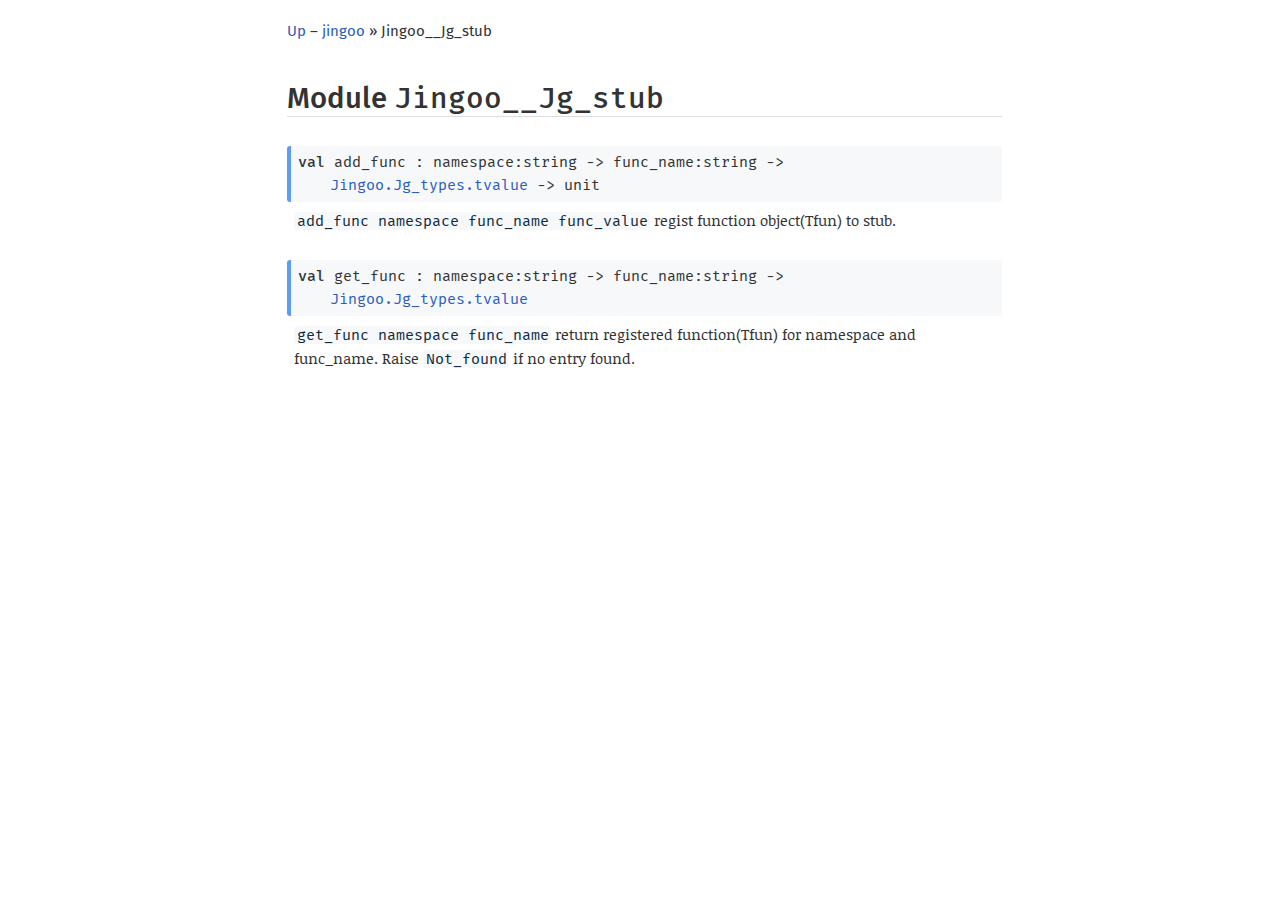
<file: jingoo/Jingoo__Jg_stub/index.html>
<!DOCTYPE html>
<html xmlns="http://www.w3.org/1999/xhtml"><head><title>Jingoo__Jg_stub (jingoo.Jingoo__Jg_stub)</title><link rel="stylesheet" href="../../odoc.css"/><meta charset="utf-8"/><meta name="viewport" content="width=device-width,initial-scale=1.0"/><script src="../../highlight.pack.js"></script><script>hljs.initHighlightingOnLoad();</script></head><body><div class="content"><header><nav><a href="../index.html">Up</a> – <a href="../index.html">jingoo</a> &#x00BB; Jingoo__Jg_stub</nav><h1>Module <code>Jingoo__Jg_stub</code></h1></header><dl><dt class="spec value" id="val-add_func"><a href="#val-add_func" class="anchor"></a><code><span class="keyword">val </span>add_func : namespace:string <span>&#45;&gt;</span> func_name:string <span>&#45;&gt;</span> <a href="../Jingoo/Jg_types/index.html#type-tvalue">Jingoo.Jg_types.tvalue</a> <span>&#45;&gt;</span> unit</code></dt><dd><p><code>add_func namespace func_name func_value</code> regist function object(Tfun) to stub.</p></dd></dl><dl><dt class="spec value" id="val-get_func"><a href="#val-get_func" class="anchor"></a><code><span class="keyword">val </span>get_func : namespace:string <span>&#45;&gt;</span> func_name:string <span>&#45;&gt;</span> <a href="../Jingoo/Jg_types/index.html#type-tvalue">Jingoo.Jg_types.tvalue</a></code></dt><dd><p><code>get_func namespace func_name</code> return registered function(Tfun) for namespace and func_name. Raise <code>Not_found</code> if no entry found.</p></dd></dl></div></body></html>
</file>
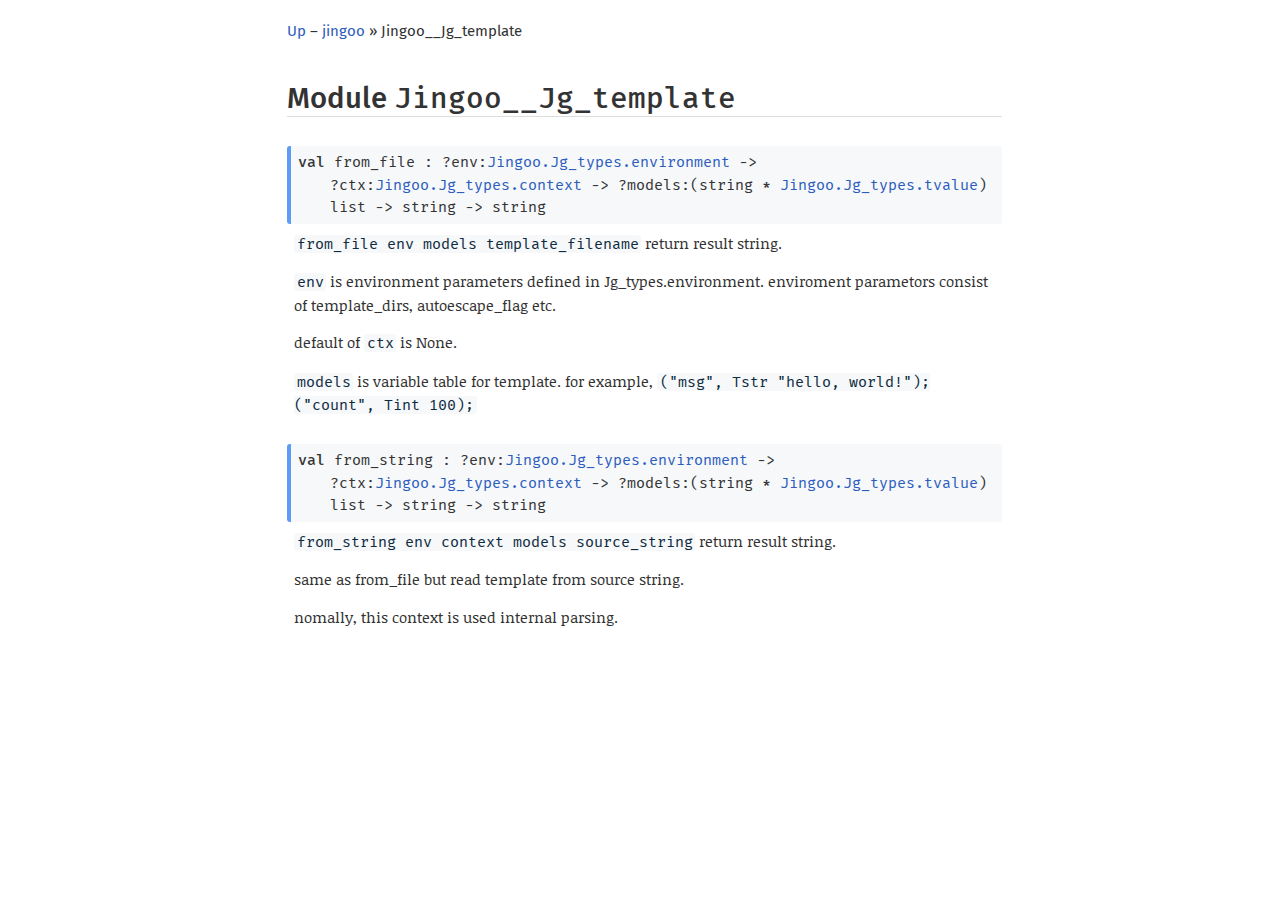
<file: jingoo/Jingoo__Jg_template/index.html>
<!DOCTYPE html>
<html xmlns="http://www.w3.org/1999/xhtml"><head><title>Jingoo__Jg_template (jingoo.Jingoo__Jg_template)</title><link rel="stylesheet" href="../../odoc.css"/><meta charset="utf-8"/><meta name="viewport" content="width=device-width,initial-scale=1.0"/><script src="../../highlight.pack.js"></script><script>hljs.initHighlightingOnLoad();</script></head><body><div class="content"><header><nav><a href="../index.html">Up</a> – <a href="../index.html">jingoo</a> &#x00BB; Jingoo__Jg_template</nav><h1>Module <code>Jingoo__Jg_template</code></h1></header><dl><dt class="spec value" id="val-from_file"><a href="#val-from_file" class="anchor"></a><code><span class="keyword">val </span>from_file : ?&#8288;env:<a href="../Jingoo/Jg_types/index.html#type-environment">Jingoo.Jg_types.environment</a> <span>&#45;&gt;</span> ?&#8288;ctx:<a href="../Jingoo/Jg_types/index.html#type-context">Jingoo.Jg_types.context</a> <span>&#45;&gt;</span> ?&#8288;models:(string<span class="keyword"> * </span><a href="../Jingoo/Jg_types/index.html#type-tvalue">Jingoo.Jg_types.tvalue</a>) list <span>&#45;&gt;</span> string <span>&#45;&gt;</span> string</code></dt><dd><p><code>from_file env models template_filename</code> return result string.</p><p><code>env</code> is environment parameters defined in Jg_types.environment. enviroment parametors consist of template_dirs, autoescape_flag etc.</p><p>default of <code>ctx</code> is None.</p><p><code>models</code> is variable table for template. for example, <code>(&quot;msg&quot;, Tstr &quot;hello, world!&quot;); (&quot;count&quot;, Tint 100); </code></p></dd></dl><dl><dt class="spec value" id="val-from_string"><a href="#val-from_string" class="anchor"></a><code><span class="keyword">val </span>from_string : ?&#8288;env:<a href="../Jingoo/Jg_types/index.html#type-environment">Jingoo.Jg_types.environment</a> <span>&#45;&gt;</span> ?&#8288;ctx:<a href="../Jingoo/Jg_types/index.html#type-context">Jingoo.Jg_types.context</a> <span>&#45;&gt;</span> ?&#8288;models:(string<span class="keyword"> * </span><a href="../Jingoo/Jg_types/index.html#type-tvalue">Jingoo.Jg_types.tvalue</a>) list <span>&#45;&gt;</span> string <span>&#45;&gt;</span> string</code></dt><dd><p><code>from_string env context models source_string</code> return result string.</p><p>same as from_file but read template from source string.</p><p>nomally, this context is used internal parsing.</p></dd></dl></div></body></html>
</file>
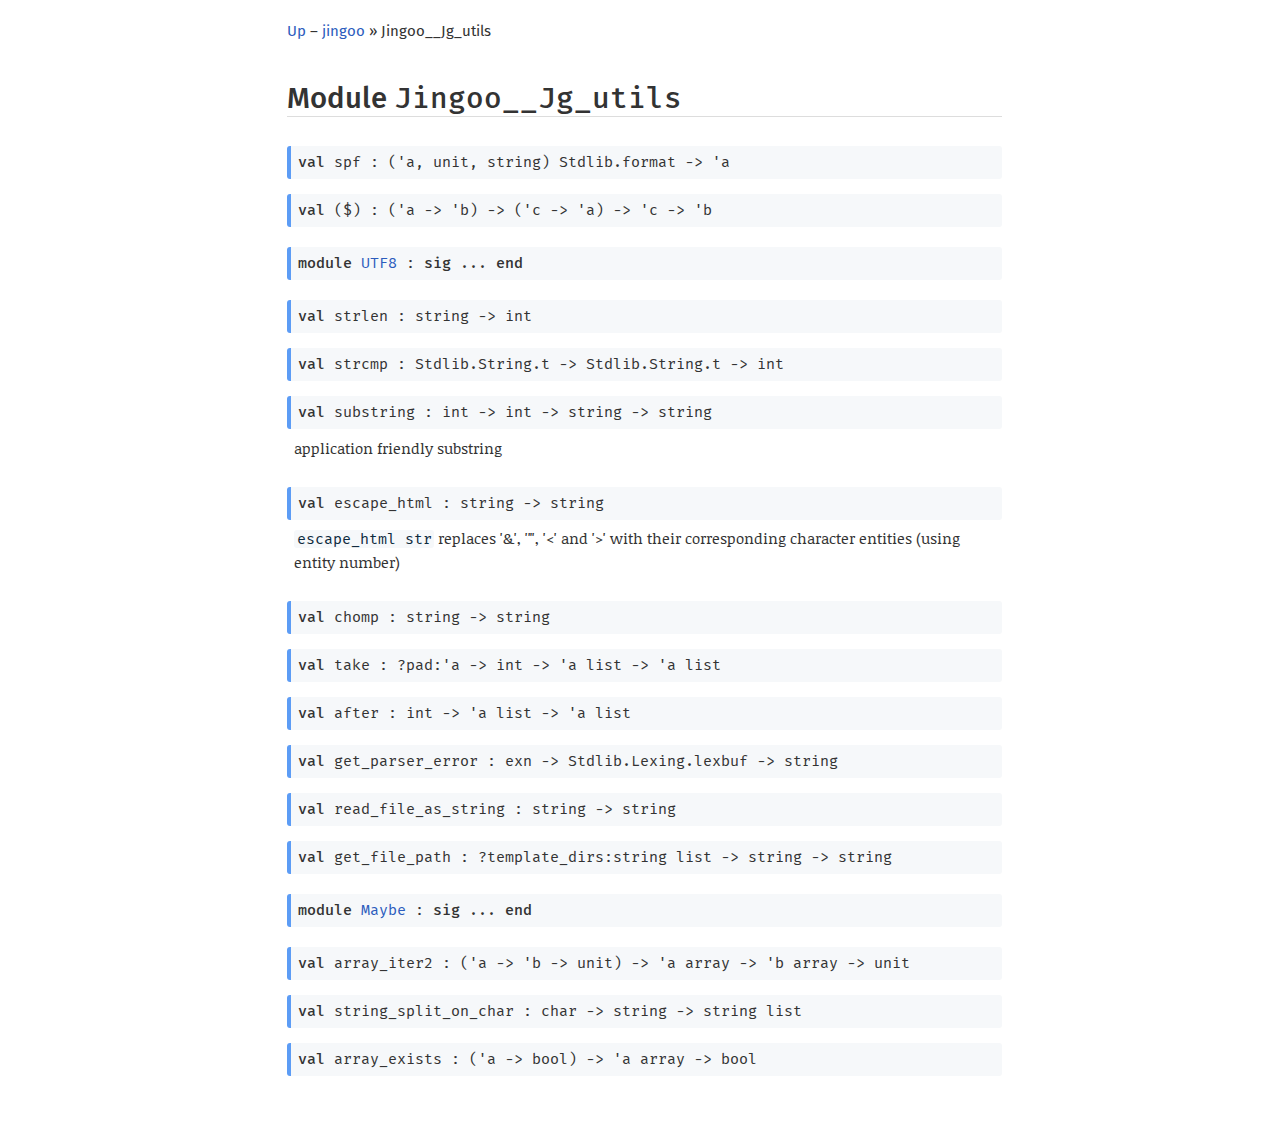
<file: jingoo/Jingoo__Jg_utils/index.html>
<!DOCTYPE html>
<html xmlns="http://www.w3.org/1999/xhtml"><head><title>Jingoo__Jg_utils (jingoo.Jingoo__Jg_utils)</title><link rel="stylesheet" href="../../odoc.css"/><meta charset="utf-8"/><meta name="viewport" content="width=device-width,initial-scale=1.0"/><script src="../../highlight.pack.js"></script><script>hljs.initHighlightingOnLoad();</script></head><body><div class="content"><header><nav><a href="../index.html">Up</a> – <a href="../index.html">jingoo</a> &#x00BB; Jingoo__Jg_utils</nav><h1>Module <code>Jingoo__Jg_utils</code></h1></header><dl><dt class="spec value" id="val-spf"><a href="#val-spf" class="anchor"></a><code><span class="keyword">val </span>spf : (<span class="type-var">'a</span>, unit, string) Stdlib.format <span>&#45;&gt;</span> <span class="type-var">'a</span></code></dt><dt class="spec value" id="val-($)"><a href="#val-($)" class="anchor"></a><code><span class="keyword">val </span>($) : (<span class="type-var">'a</span> <span>&#45;&gt;</span> <span class="type-var">'b</span>) <span>&#45;&gt;</span> (<span class="type-var">'c</span> <span>&#45;&gt;</span> <span class="type-var">'a</span>) <span>&#45;&gt;</span> <span class="type-var">'c</span> <span>&#45;&gt;</span> <span class="type-var">'b</span></code></dt></dl><div class="spec module" id="module-UTF8"><a href="#module-UTF8" class="anchor"></a><code><span class="keyword">module </span><a href="UTF8/index.html">UTF8</a> : <span class="keyword">sig</span> ... <span class="keyword">end</span></code></div><dl><dt class="spec value" id="val-strlen"><a href="#val-strlen" class="anchor"></a><code><span class="keyword">val </span>strlen : string <span>&#45;&gt;</span> int</code></dt><dt class="spec value" id="val-strcmp"><a href="#val-strcmp" class="anchor"></a><code><span class="keyword">val </span>strcmp : Stdlib.String.t <span>&#45;&gt;</span> Stdlib.String.t <span>&#45;&gt;</span> int</code></dt><dt class="spec value" id="val-substring"><a href="#val-substring" class="anchor"></a><code><span class="keyword">val </span>substring : int <span>&#45;&gt;</span> int <span>&#45;&gt;</span> string <span>&#45;&gt;</span> string</code></dt><dd><p>application friendly substring</p></dd></dl><dl><dt class="spec value" id="val-escape_html"><a href="#val-escape_html" class="anchor"></a><code><span class="keyword">val </span>escape_html : string <span>&#45;&gt;</span> string</code></dt><dd><p><code>escape_html str</code> replaces '&amp;', '&quot;', '&lt;' and '&gt;' with their corresponding character entities (using entity number)</p></dd></dl><dl><dt class="spec value" id="val-chomp"><a href="#val-chomp" class="anchor"></a><code><span class="keyword">val </span>chomp : string <span>&#45;&gt;</span> string</code></dt><dt class="spec value" id="val-take"><a href="#val-take" class="anchor"></a><code><span class="keyword">val </span>take : ?&#8288;pad:<span class="type-var">'a</span> <span>&#45;&gt;</span> int <span>&#45;&gt;</span> <span class="type-var">'a</span> list <span>&#45;&gt;</span> <span class="type-var">'a</span> list</code></dt><dt class="spec value" id="val-after"><a href="#val-after" class="anchor"></a><code><span class="keyword">val </span>after : int <span>&#45;&gt;</span> <span class="type-var">'a</span> list <span>&#45;&gt;</span> <span class="type-var">'a</span> list</code></dt><dt class="spec value" id="val-get_parser_error"><a href="#val-get_parser_error" class="anchor"></a><code><span class="keyword">val </span>get_parser_error : exn <span>&#45;&gt;</span> Stdlib.Lexing.lexbuf <span>&#45;&gt;</span> string</code></dt><dt class="spec value" id="val-read_file_as_string"><a href="#val-read_file_as_string" class="anchor"></a><code><span class="keyword">val </span>read_file_as_string : string <span>&#45;&gt;</span> string</code></dt><dt class="spec value" id="val-get_file_path"><a href="#val-get_file_path" class="anchor"></a><code><span class="keyword">val </span>get_file_path : ?&#8288;template_dirs:string list <span>&#45;&gt;</span> string <span>&#45;&gt;</span> string</code></dt></dl><div class="spec module" id="module-Maybe"><a href="#module-Maybe" class="anchor"></a><code><span class="keyword">module </span><a href="Maybe/index.html">Maybe</a> : <span class="keyword">sig</span> ... <span class="keyword">end</span></code></div><dl><dt class="spec value" id="val-array_iter2"><a href="#val-array_iter2" class="anchor"></a><code><span class="keyword">val </span>array_iter2 : (<span class="type-var">'a</span> <span>&#45;&gt;</span> <span class="type-var">'b</span> <span>&#45;&gt;</span> unit) <span>&#45;&gt;</span> <span class="type-var">'a</span> array <span>&#45;&gt;</span> <span class="type-var">'b</span> array <span>&#45;&gt;</span> unit</code></dt><dt class="spec value" id="val-string_split_on_char"><a href="#val-string_split_on_char" class="anchor"></a><code><span class="keyword">val </span>string_split_on_char : char <span>&#45;&gt;</span> string <span>&#45;&gt;</span> string list</code></dt><dt class="spec value" id="val-array_exists"><a href="#val-array_exists" class="anchor"></a><code><span class="keyword">val </span>array_exists : (<span class="type-var">'a</span> <span>&#45;&gt;</span> bool) <span>&#45;&gt;</span> <span class="type-var">'a</span> array <span>&#45;&gt;</span> bool</code></dt></dl></div></body></html>
</file>
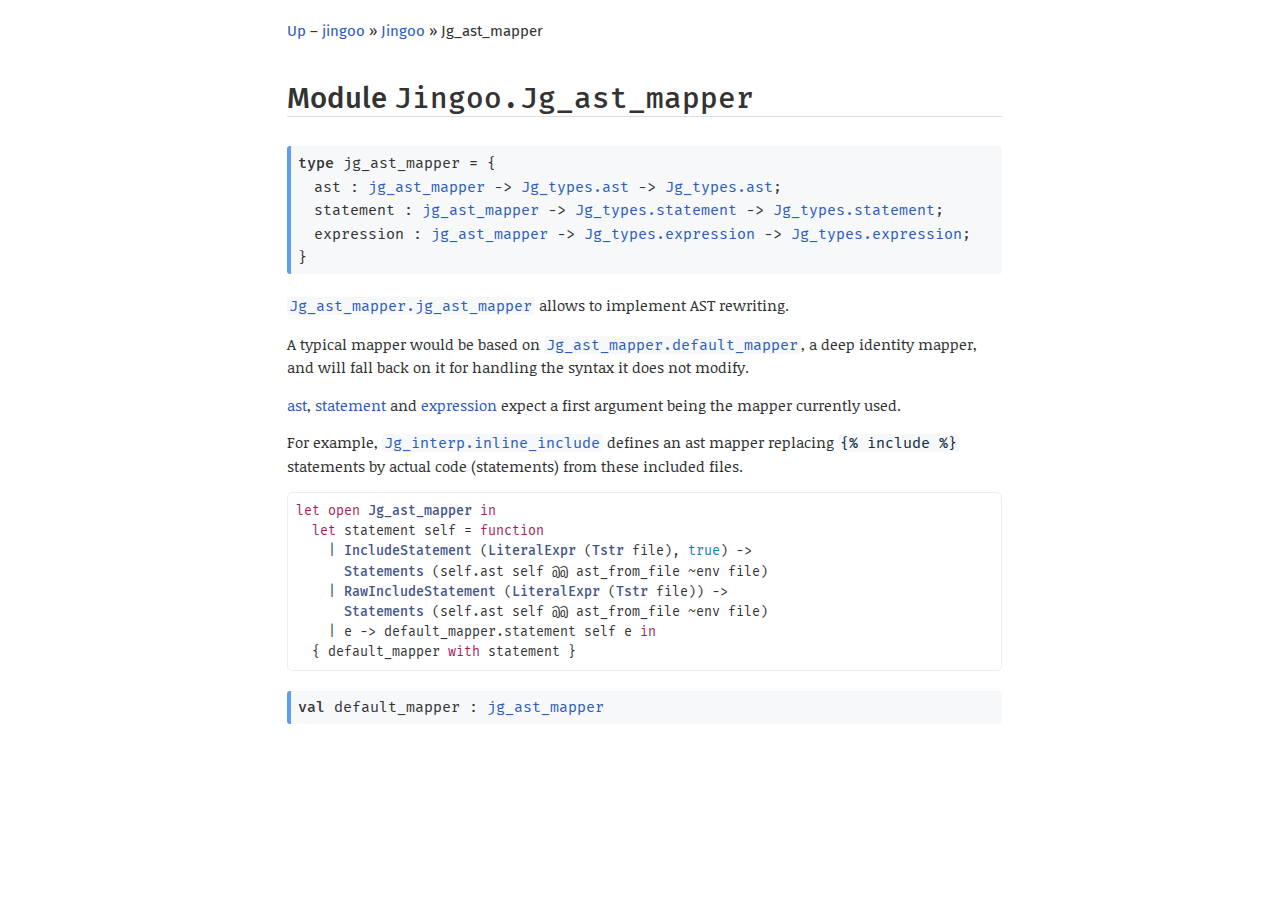
<file: jingoo/Jingoo/Jg_ast_mapper/index.html>
<!DOCTYPE html>
<html xmlns="http://www.w3.org/1999/xhtml"><head><title>Jg_ast_mapper (jingoo.Jingoo.Jg_ast_mapper)</title><link rel="stylesheet" href="../../../odoc.css"/><meta charset="utf-8"/><meta name="viewport" content="width=device-width,initial-scale=1.0"/><script src="../../../highlight.pack.js"></script><script>hljs.initHighlightingOnLoad();</script></head><body><div class="content"><header><nav><a href="../index.html">Up</a> – <a href="../../index.html">jingoo</a> &#x00BB; <a href="../index.html">Jingoo</a> &#x00BB; Jg_ast_mapper</nav><h1>Module <code>Jingoo.Jg_ast_mapper</code></h1></header><dl><dt class="spec type" id="type-jg_ast_mapper"><a href="#type-jg_ast_mapper" class="anchor"></a><code><span class="keyword">type </span>jg_ast_mapper</code><code><span class="keyword"> = </span></code><code>{</code><table class="record"><tr id="type-jg_ast_mapper.ast" class="anchored"><td class="def field"><a href="#type-jg_ast_mapper.ast" class="anchor"></a><code>ast : <a href="index.html#type-jg_ast_mapper">jg_ast_mapper</a> <span>&#45;&gt;</span> <a href="../Jg_types/index.html#type-ast">Jg_types.ast</a> <span>&#45;&gt;</span> <a href="../Jg_types/index.html#type-ast">Jg_types.ast</a>;</code></td></tr><tr id="type-jg_ast_mapper.statement" class="anchored"><td class="def field"><a href="#type-jg_ast_mapper.statement" class="anchor"></a><code>statement : <a href="index.html#type-jg_ast_mapper">jg_ast_mapper</a> <span>&#45;&gt;</span> <a href="../Jg_types/index.html#type-statement">Jg_types.statement</a> <span>&#45;&gt;</span> <a href="../Jg_types/index.html#type-statement">Jg_types.statement</a>;</code></td></tr><tr id="type-jg_ast_mapper.expression" class="anchored"><td class="def field"><a href="#type-jg_ast_mapper.expression" class="anchor"></a><code>expression : <a href="index.html#type-jg_ast_mapper">jg_ast_mapper</a> <span>&#45;&gt;</span> <a href="../Jg_types/index.html#type-expression">Jg_types.expression</a> <span>&#45;&gt;</span> <a href="../Jg_types/index.html#type-expression">Jg_types.expression</a>;</code></td></tr></table><code>}</code></dt></dl><aside><p><a href="index.html#type-jg_ast_mapper"><code>Jg_ast_mapper.jg_ast_mapper</code></a> allows to implement AST rewriting.</p><p>A typical mapper would be based on <a href="index.html#val-default_mapper"><code>Jg_ast_mapper.default_mapper</code></a>, a <b>deep identity</b> mapper, and will fall back on it for handling the syntax it does not modify.</p><p><a href="#type-jg_ast_mapper.ast">ast</a>, <a href="#type-jg_ast_mapper.statement">statement</a> and <a href="#type-jg_ast_mapper.expression">expression</a> expect a first argument being the mapper currently used.</p><p>For example, <a href="../Jg_interp/index.html#val-inline_include"><code>Jg_interp.inline_include</code></a> defines an ast mapper replacing <code>{% include %}</code> statements by actual code (statements) from these included files.</p><pre><code class="ml">let open Jg_ast_mapper in
  let statement self = function
    | IncludeStatement (LiteralExpr (Tstr file), true) -&gt;
      Statements (self.ast self @@ ast_from_file ~env file)
    | RawIncludeStatement (LiteralExpr (Tstr file)) -&gt;
      Statements (self.ast self @@ ast_from_file ~env file)
    | e -&gt; default_mapper.statement self e in
  { default_mapper with statement }</code></pre></aside><dl><dt class="spec value" id="val-default_mapper"><a href="#val-default_mapper" class="anchor"></a><code><span class="keyword">val </span>default_mapper : <a href="index.html#type-jg_ast_mapper">jg_ast_mapper</a></code></dt></dl></div></body></html>
</file>
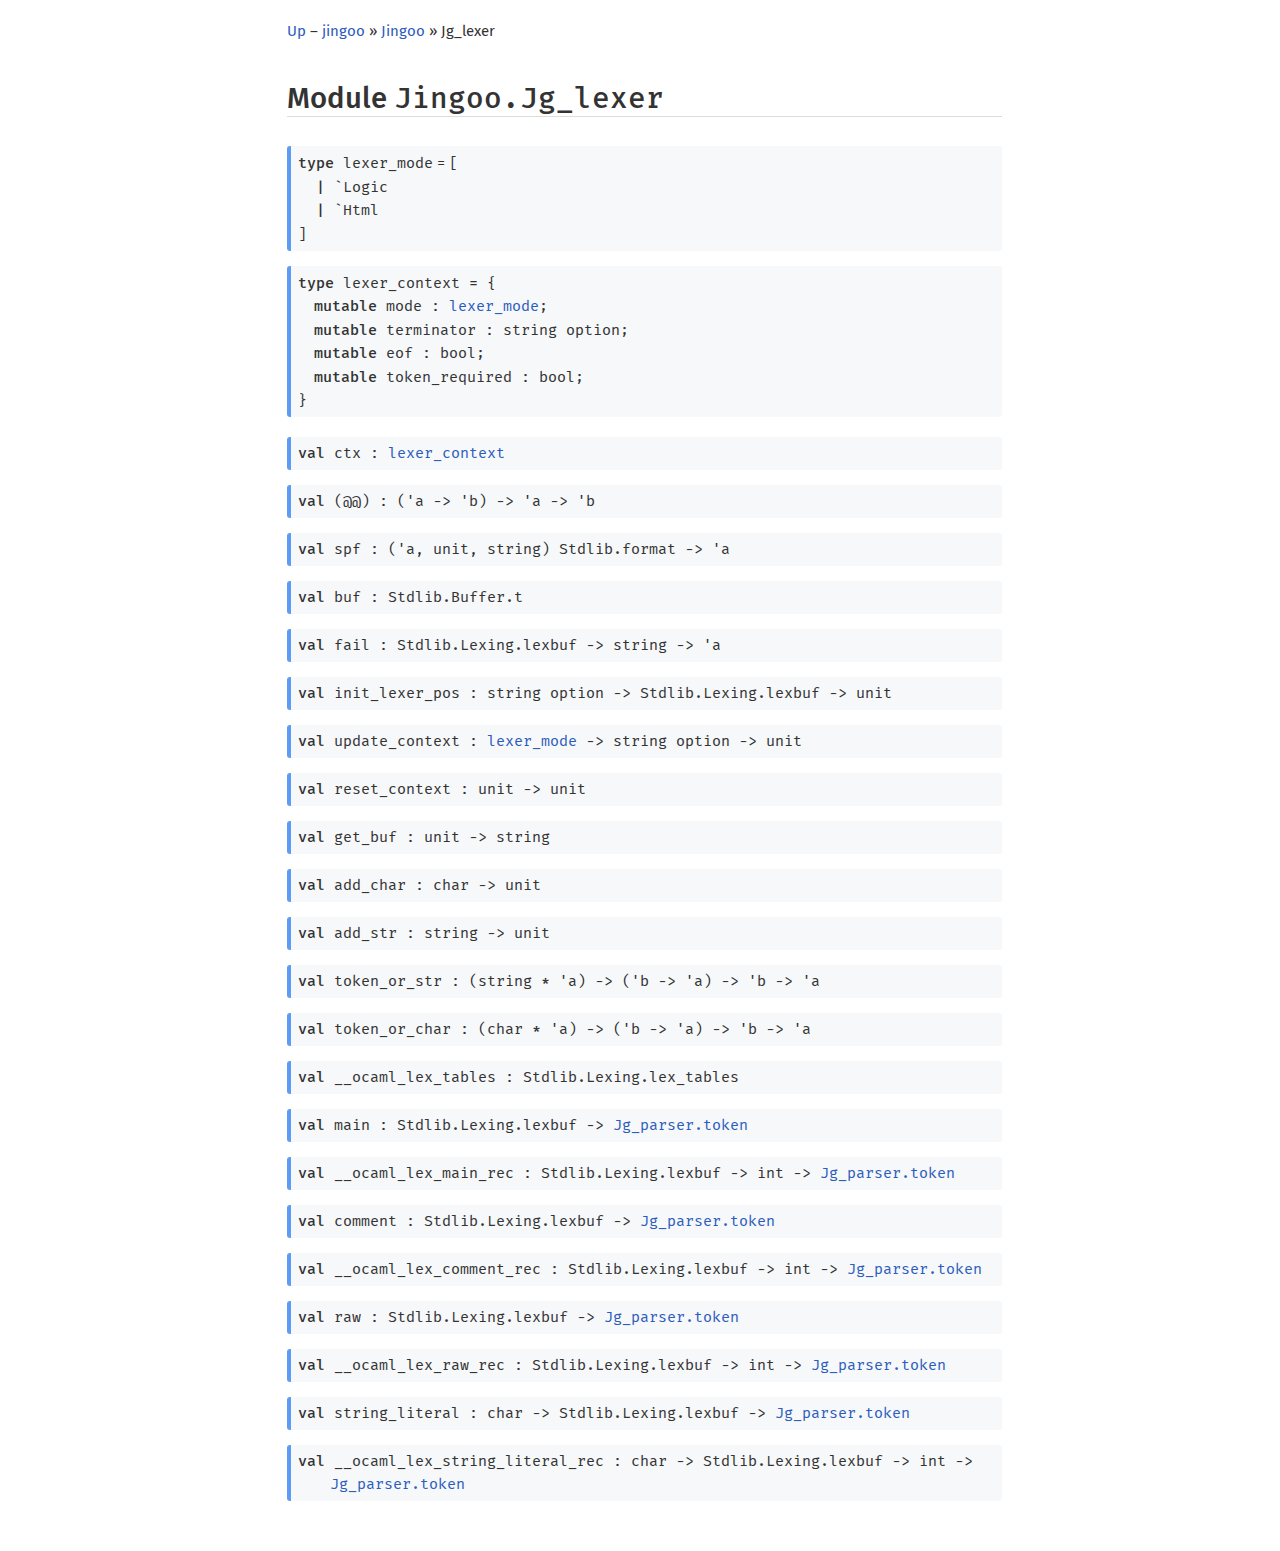
<file: jingoo/Jingoo/Jg_lexer/index.html>
<!DOCTYPE html>
<html xmlns="http://www.w3.org/1999/xhtml"><head><title>Jg_lexer (jingoo.Jingoo.Jg_lexer)</title><link rel="stylesheet" href="../../../odoc.css"/><meta charset="utf-8"/><meta name="viewport" content="width=device-width,initial-scale=1.0"/><script src="../../../highlight.pack.js"></script><script>hljs.initHighlightingOnLoad();</script></head><body><div class="content"><header><nav><a href="../index.html">Up</a> – <a href="../../index.html">jingoo</a> &#x00BB; <a href="../index.html">Jingoo</a> &#x00BB; Jg_lexer</nav><h1>Module <code>Jingoo.Jg_lexer</code></h1></header><dl><dt class="spec type" id="type-lexer_mode"><a href="#type-lexer_mode" class="anchor"></a><code><span class="keyword">type </span>lexer_mode</code><span class="keyword"> = </span><code>[ </code><table class="variant"><tr id="type-lexer_mode.Logic" class="anchored"><td class="def constructor"><a href="#type-lexer_mode.Logic" class="anchor"></a><code><span class="keyword">| </span></code><code>`Logic</code></td></tr><tr id="type-lexer_mode.Html" class="anchored"><td class="def constructor"><a href="#type-lexer_mode.Html" class="anchor"></a><code><span class="keyword">| </span></code><code>`Html</code></td></tr></table><code> ]</code></dt><dt class="spec type" id="type-lexer_context"><a href="#type-lexer_context" class="anchor"></a><code><span class="keyword">type </span>lexer_context</code><code><span class="keyword"> = </span></code><code>{</code><table class="record"><tr id="type-lexer_context.mode" class="anchored"><td class="def field"><a href="#type-lexer_context.mode" class="anchor"></a><code><span class="keyword">mutable </span>mode : <a href="index.html#type-lexer_mode">lexer_mode</a>;</code></td></tr><tr id="type-lexer_context.terminator" class="anchored"><td class="def field"><a href="#type-lexer_context.terminator" class="anchor"></a><code><span class="keyword">mutable </span>terminator : string option;</code></td></tr><tr id="type-lexer_context.eof" class="anchored"><td class="def field"><a href="#type-lexer_context.eof" class="anchor"></a><code><span class="keyword">mutable </span>eof : bool;</code></td></tr><tr id="type-lexer_context.token_required" class="anchored"><td class="def field"><a href="#type-lexer_context.token_required" class="anchor"></a><code><span class="keyword">mutable </span>token_required : bool;</code></td></tr></table><code>}</code></dt></dl><dl><dt class="spec value" id="val-ctx"><a href="#val-ctx" class="anchor"></a><code><span class="keyword">val </span>ctx : <a href="index.html#type-lexer_context">lexer_context</a></code></dt><dt class="spec value" id="val-(@@)"><a href="#val-(@@)" class="anchor"></a><code><span class="keyword">val </span>(@@) : (<span class="type-var">'a</span> <span>&#45;&gt;</span> <span class="type-var">'b</span>) <span>&#45;&gt;</span> <span class="type-var">'a</span> <span>&#45;&gt;</span> <span class="type-var">'b</span></code></dt><dt class="spec value" id="val-spf"><a href="#val-spf" class="anchor"></a><code><span class="keyword">val </span>spf : (<span class="type-var">'a</span>, unit, string) Stdlib.format <span>&#45;&gt;</span> <span class="type-var">'a</span></code></dt><dt class="spec value" id="val-buf"><a href="#val-buf" class="anchor"></a><code><span class="keyword">val </span>buf : Stdlib.Buffer.t</code></dt><dt class="spec value" id="val-fail"><a href="#val-fail" class="anchor"></a><code><span class="keyword">val </span>fail : Stdlib.Lexing.lexbuf <span>&#45;&gt;</span> string <span>&#45;&gt;</span> <span class="type-var">'a</span></code></dt><dt class="spec value" id="val-init_lexer_pos"><a href="#val-init_lexer_pos" class="anchor"></a><code><span class="keyword">val </span>init_lexer_pos : string option <span>&#45;&gt;</span> Stdlib.Lexing.lexbuf <span>&#45;&gt;</span> unit</code></dt><dt class="spec value" id="val-update_context"><a href="#val-update_context" class="anchor"></a><code><span class="keyword">val </span>update_context : <a href="index.html#type-lexer_mode">lexer_mode</a> <span>&#45;&gt;</span> string option <span>&#45;&gt;</span> unit</code></dt><dt class="spec value" id="val-reset_context"><a href="#val-reset_context" class="anchor"></a><code><span class="keyword">val </span>reset_context : unit <span>&#45;&gt;</span> unit</code></dt><dt class="spec value" id="val-get_buf"><a href="#val-get_buf" class="anchor"></a><code><span class="keyword">val </span>get_buf : unit <span>&#45;&gt;</span> string</code></dt><dt class="spec value" id="val-add_char"><a href="#val-add_char" class="anchor"></a><code><span class="keyword">val </span>add_char : char <span>&#45;&gt;</span> unit</code></dt><dt class="spec value" id="val-add_str"><a href="#val-add_str" class="anchor"></a><code><span class="keyword">val </span>add_str : string <span>&#45;&gt;</span> unit</code></dt><dt class="spec value" id="val-token_or_str"><a href="#val-token_or_str" class="anchor"></a><code><span class="keyword">val </span>token_or_str : (string<span class="keyword"> * </span><span class="type-var">'a</span>) <span>&#45;&gt;</span> (<span class="type-var">'b</span> <span>&#45;&gt;</span> <span class="type-var">'a</span>) <span>&#45;&gt;</span> <span class="type-var">'b</span> <span>&#45;&gt;</span> <span class="type-var">'a</span></code></dt><dt class="spec value" id="val-token_or_char"><a href="#val-token_or_char" class="anchor"></a><code><span class="keyword">val </span>token_or_char : (char<span class="keyword"> * </span><span class="type-var">'a</span>) <span>&#45;&gt;</span> (<span class="type-var">'b</span> <span>&#45;&gt;</span> <span class="type-var">'a</span>) <span>&#45;&gt;</span> <span class="type-var">'b</span> <span>&#45;&gt;</span> <span class="type-var">'a</span></code></dt><dt class="spec value" id="val-__ocaml_lex_tables"><a href="#val-__ocaml_lex_tables" class="anchor"></a><code><span class="keyword">val </span>__ocaml_lex_tables : Stdlib.Lexing.lex_tables</code></dt><dt class="spec value" id="val-main"><a href="#val-main" class="anchor"></a><code><span class="keyword">val </span>main : Stdlib.Lexing.lexbuf <span>&#45;&gt;</span> <a href="../Jg_parser/index.html#type-token">Jg_parser.token</a></code></dt><dt class="spec value" id="val-__ocaml_lex_main_rec"><a href="#val-__ocaml_lex_main_rec" class="anchor"></a><code><span class="keyword">val </span>__ocaml_lex_main_rec : Stdlib.Lexing.lexbuf <span>&#45;&gt;</span> int <span>&#45;&gt;</span> <a href="../Jg_parser/index.html#type-token">Jg_parser.token</a></code></dt><dt class="spec value" id="val-comment"><a href="#val-comment" class="anchor"></a><code><span class="keyword">val </span>comment : Stdlib.Lexing.lexbuf <span>&#45;&gt;</span> <a href="../Jg_parser/index.html#type-token">Jg_parser.token</a></code></dt><dt class="spec value" id="val-__ocaml_lex_comment_rec"><a href="#val-__ocaml_lex_comment_rec" class="anchor"></a><code><span class="keyword">val </span>__ocaml_lex_comment_rec : Stdlib.Lexing.lexbuf <span>&#45;&gt;</span> int <span>&#45;&gt;</span> <a href="../Jg_parser/index.html#type-token">Jg_parser.token</a></code></dt><dt class="spec value" id="val-raw"><a href="#val-raw" class="anchor"></a><code><span class="keyword">val </span>raw : Stdlib.Lexing.lexbuf <span>&#45;&gt;</span> <a href="../Jg_parser/index.html#type-token">Jg_parser.token</a></code></dt><dt class="spec value" id="val-__ocaml_lex_raw_rec"><a href="#val-__ocaml_lex_raw_rec" class="anchor"></a><code><span class="keyword">val </span>__ocaml_lex_raw_rec : Stdlib.Lexing.lexbuf <span>&#45;&gt;</span> int <span>&#45;&gt;</span> <a href="../Jg_parser/index.html#type-token">Jg_parser.token</a></code></dt><dt class="spec value" id="val-string_literal"><a href="#val-string_literal" class="anchor"></a><code><span class="keyword">val </span>string_literal : char <span>&#45;&gt;</span> Stdlib.Lexing.lexbuf <span>&#45;&gt;</span> <a href="../Jg_parser/index.html#type-token">Jg_parser.token</a></code></dt><dt class="spec value" id="val-__ocaml_lex_string_literal_rec"><a href="#val-__ocaml_lex_string_literal_rec" class="anchor"></a><code><span class="keyword">val </span>__ocaml_lex_string_literal_rec : char <span>&#45;&gt;</span> Stdlib.Lexing.lexbuf <span>&#45;&gt;</span> int <span>&#45;&gt;</span> <a href="../Jg_parser/index.html#type-token">Jg_parser.token</a></code></dt></dl></div></body></html>
</file>
<file: odoc.css>
@charset "UTF-8";
/* Copyright (c) 2016 Daniel C. Bünzli. All rights reserved.
   Distributed under the ISC license, see terms at the end of the file.
   odoc v1.1.1-780-g7467e3ee */

/* Fonts */
@import url('https://fonts.googleapis.com/css?family=Fira+Mono:400,500');
@import url('https://fonts.googleapis.com/css?family=Noticia+Text:400,400i,700');
@import url('https://fonts.googleapis.com/css?family=Fira+Sans:400,400i,500,500i,600,600i,700,700i');


/* Reset a few things. */

html, body, div, span, applet, object, iframe, h1, h2, h3, h4, h5, h6, p, blockquote, pre, a, abbr, acronym, address, big, cite, code, del, dfn, em, img, ins, kbd, q, s, samp, small, strike, strong, sub, sup, tt, var, b, u, i, center, dl, dt, dd, ol, ul, li, fieldset, form, label, legend, table, caption, tbody, tfoot, thead, tr, th, td, article, aside, canvas, details, embed, figure, figcaption, footer, header, hgroup, menu, nav, output, ruby, section, summary, time, mark, audio, video {
  margin: 0;
  padding: 0;
  border: 0;
  font-size: inherit;
  font: inherit;
  line-height: inherit;
  vertical-align: baseline;
  text-align: inherit;
  color: inherit;
  background: transparent;
}

table {
  border-collapse: collapse;
  border-spacing: 0;
}

*, *:before, *:after {
  box-sizing: border-box;
}

html {
  font-size: 15px;
}

body {
  font-family: "Fira Sans", Helvetica, Arial, sans-serif;
  text-align: left;
  color: #333;
  background: #FFFFFF;
}

.content {
  max-width: 90ex;
  margin-left: calc(10vw + 20ex);
  margin-right: 4ex;
  margin-top: 20px;
  margin-bottom: 50px;
  font-family: "Noticia Text", Georgia, serif;
  line-height: 1.5;
}

.content>header {
  margin-bottom: 30px;
}

.content>header nav {
  font-family: "Fira Sans", Helvetica, Arial, sans-serif;
}

/* Basic markup elements */

b, strong {
  font-weight: 500;
}

i, em {
  font-style: italic;
}

sup {
  vertical-align: super;
}

sub {
  vertical-align: sub;
}

sup, sub {
  font-size: 12px;
  line-height: 0;
  margin-left: 0.2ex;
}

pre {
  margin-top: 0.8em;
  margin-bottom: 1.2em;
}

p, ul, ol {
  margin-top: 0.5em;
  margin-bottom: 1em;
}
ul, ol {
  list-style-position: outside
}

ul>li {
  margin-left: 22px;
}

ol>li {
  margin-left: 27.2px;
}

li>*:first-child {
  margin-top: 0
}

/* Text alignements, this should be forbidden. */

.left {
  text-align: left;
}

.right {
  text-align: right;
}

.center {
  text-align: center;
}

/* Links and anchors */

a {
  text-decoration: none;
  color: #2C5CBD;
}

a:hover {
  box-shadow: 0 1px 0 0 #2C5CBD;
}

/* Linked highlight */
*:target {
  background-color: rgba(187,239,253,0.3) !important;
  box-shadow: 0 0px 0 1px rgba(187,239,253,0.8) !important;
  border-radius: 1px;
}

*:hover>a.anchor {
  visibility: visible;
}

a.anchor:before {
  content: "#"
}

a.anchor:hover {
  box-shadow: none;
  text-decoration: none;
  color: #555;
}

a.anchor {
  visibility: hidden;
  position: absolute;
  /* top: 0px; */
  /* margin-left: -3ex; */
  margin-left: -1.3em;
  font-weight: normal;
  font-style: normal;
  padding-right: 0.4em;
  padding-left: 0.4em;
  /* To remain selectable */
  color: #d5d5d5;
}

.spec > a.anchor {
  margin-left: -2.3em;
  padding-right: 0.9em;
}

.xref-unresolved {
  color: #2C5CBD;
}
.xref-unresolved:hover {
  box-shadow: 0 1px 0 0 #CC6666;
}

/* Section and document divisions.
   Until at least 4.03 many of the modules of the stdlib start at .h7,
   we restart the sequence there like h2  */

h1, h2, h3, h4, h5, h6, .h7, .h8, .h9, .h10 {
  font-family: "Fira Sans", Helvetica, Arial, sans-serif;
  font-weight: 400;
  margin: 0.5em 0 0.5em 0;
  padding-top: 0.1em;
  line-height: 1.2;
  overflow-wrap: break-word;
}

h1 {
  font-weight: 500;
  font-size: 2.441em;
  margin-top: 1.214em;
}

h1 {
  font-weight: 500;
  font-size: 1.953em;
  box-shadow: 0 1px 0 0 #ddd;
}

h2 {
  font-size: 1.563em;
}

h3 {
  font-size: 1.25em;
}

small, .font_small {
  font-size: 0.8em;
}

h1 code, h1 tt {
  font-size: inherit;
  font-weight: inherit;
}

h2 code, h2 tt {
  font-size: inherit;
  font-weight: inherit;
}

h3 code, h3 tt {
  font-size: inherit;
  font-weight: inherit;
}

h3 code, h3 tt {
  font-size: inherit;
  font-weight: inherit;
}

h4 {
  font-size: 1.12em;
}


/* Preformatted and code */

tt, code, pre {
  font-family: "Fira Code", "Fira Mono", courier;
  font-weight: 400;
}

pre {
  padding: 0.1em;
  border: 1px solid #eee;
  border-radius: 5px;
  overflow-x: auto;
}

p code, li code {
  background-color: #f6f8fa;
  color: #0d2b3e;
  border-radius: 3px;
  padding: 0 0.3ex;
}

p a > code {
  color: #2C5CBD;
}

/* Code blocks (e.g. Examples) */

pre code {
  font-size: 0.893rem;
}

/* Code lexemes */

.keyword {
  font-weight: 700;
}

/* Module member specification */

.spec:not(.include), .spec.include details summary {
  background-color: #f6f8fa;
  border-radius: 3px;
  border-left: 4px solid #5c9cf5;
  border-right: 5px solid transparent;
  padding: 0.35em 0.5em;
}

.spec.include details summary:hover {
  background-color: #ebeff2;
}

dl, div.spec, .doc, aside {
  margin-bottom: 20px;
}

/* Indent the second line in multiline spec definitions. */
.spec:not(.type) > code {
  display: block;
  padding-left: 4ex;
  text-indent: -4ex;
}

.spec.exception > code {
  display: inline-block;
}

dl > dd {
  padding: 0.5em;
}

dd> :first-child {
  margin-top: 0;
}

dl:last-child, dd> :last-child, aside:last-child, article:last-child {
  margin-bottom: 0;
}

dt+dt {
  margin-top: 15px;
}

section+section, section > header + dl {
  margin-top: 25px;
}

.spec.type .variant {
  margin-left: 2ch;
}
.spec.type .variant p {
  margin: 0;
  font-style: italic;
}

div.def {
  margin-top: 0;
  text-indent: -2ex;
  padding-left: 2ex;
}

div.def+div.doc {
  margin-left: 1ex;
  margin-top: 2.5px
}

div.doc>*:first-child {
  margin-top: 0;
}

/* The elements other than heading should be wrapped in <aside> elements. */
/* heading, body>p, body>ul, body>ol, h3, h4, body>pre { */
/*   margin-bottom: 30px; */
/* } */

/* Collapsible inlined include and module */

.spec.include details {
  position: relative;
}

.spec.include details:after {
  z-index: -100;
  display: block;
  content: " ";
  position: absolute;
  border-radius: 0 1ex 1ex 0;
  right: -20px;
  top: 1px;
  bottom: 1px;
  width: 15px;
  background: rgba(0, 4, 15, 0.05);
  box-shadow: 0 0px 0 1px rgba(204, 204, 204, 0.53);
}

.spec.include details summary {
  position: relative;
  margin-bottom: 20px;
  cursor: pointer;
  outline: none;
}

/* FIXME: Does not work in Firefox. */
details summary::-webkit-details-marker {
  color: #888;
  transform: scaleX(-1);
  position: absolute;
  top: calc(50% - 5px);
  height: 11px;
  right: -29px;
}

/* Records and variants FIXME */

div.def table {
  text-indent: 0em;
  padding: 0;
  margin-left: -2ex;
}

td.def {
  padding-right: 2ex
}

.record td.def {
  padding-left: 2ex;
}

td.doc *:first-child {
  margin-top: 0em
}

/* @ tags */

ul.at-tag {
  list-style-type: none;
  margin-left: 0;
  padding: 0;
}

ul.at-tag li {
  margin-left: 0;
  padding: 0;
}

ul.at-tag li p:first-child {
  margin-top: 0
}

/* FIXME remove */

span.at-tag {
  font-weight: bold
}

.at-tag.deprecated {
  font-weight: normal;
  color: crimson
}

.at-tag.raise {
  font-weight: bold;
}

/* FIXME random other things to review. */

.heading {
  margin-top: 10px;
  border-top: solid;
  border-width: 1px;
  border-color: #DDD;
  text-align: right;
  font-weight: normal;
  font-style: italic;
}

.heading+.sig {
  margin-top: -20px;
}

.heading+.parameters {
  margin-top: -20px;
}

/* Odig package index */

.by-name ol, .by-tag ol, .errors ol {
  list-style-type: none;
  margin-left: 0;
}

.by-name ol ol, .by-tag ol ol {
  margin-top: 0;
  margin-bottom: 0
}

.by-name li, .by-tag li, .errors li {
  margin-left: 0;
}

.by-name .version {
  font-size: 10px;
  color: #AAA
}

.by-name nav {
  margin-bottom: 10px
}

.by-name nav a {
  text-transform: uppercase;
  font-size: 18px;
  margin-right: 1ex;
  color: #222;
  display: inline-block;
}

.by-tag nav a {
  margin-right: 1ex;
  color: #222;
  display: inline-block;
}

.by-tag>ol>li {
  margin-top: 10px;
}

.by-tag>ol>li>span, .by-tag>ol>li>ol, .by-tag>ol>li>ol>li {
  display: inline-block;
  margin-right: 1ex;
}

/* Odig package page */

.package nav {
  display: inline;
  font-size: 14px;
  font-weight: normal;
}

.package .version {
  font-size: 14px;
}

h1+.modules, h1+.sel {
  margin-top: 10px
}

.sel {
  font-weight: normal;
  font-style: italic;
  font-size: 14px;
  margin-top: 20px;
}

.sel+.modules {
  margin-top: 10px;
  margin-bottom: 20px;
  margin-left: 1ex;
}

.modules {
  margin: 0;
}

.modules .module {
  min-width: 8ex;
  padding-right: 2ex
}

.package.info {
  margin: 0;
}

.package.info td:first-child {
  font-style: italic;
  padding-right: 2ex;
}

.package.info ul {
  list-style-type: none;
  display: inline;
  margin: 0;
}

.package.info li {
  display: inline-block;
  margin: 0;
  margin-right: 1ex;
}

#info-authors li, #info-maintainers li {
  display: block;
}

/* Sidebar and TOC */

.toc:before {
  display: block;
  content: "Topics";
  text-transform: uppercase;
  font-size: 1em;
  margin: 1.414em 0 0.5em;
  font-weight: 500;
  color: #777;
  line-height: 1.2;
}

.toc {
  position: fixed;
  top: 0px;
  bottom: 0px;
  left: 0px;
  max-width: 30ex;
  min-width: 26ex;
  width: 20%;
  background: #f6f8fa;
  overflow: auto;
  color: #1F2D3D;
  padding-left: 2ex;
  padding-right: 2ex;
}

.toc ul li a {
  font-family: "Fira Sans", sans-serif;
  font-size: 0.95em;
  color: #333;
  font-weight: 400;
  line-height: 1.6em;
  display: block;
}

.toc ul li a:hover {
  box-shadow: none;
  text-decoration: underline;
}

/* First level titles */

.toc>ul>li>a {
  font-weight: 500;
}

.toc li ul {
  margin: 0px;
}

.toc ul {
  list-style-type: none;
}

.toc ul li {
  margin: 0;
}
.toc>ul>li {
  margin-bottom: 0.3em;
}

.toc ul li li {
  border-left: 1px solid #ccc;
  margin-left: 5px;
  padding-left: 12px;
}

/* Mobile adjustements. */

@media only screen and (max-width: 95ex) {
  .content {
    margin: auto;
    padding: 2.0em;
  }
  .toc {
    position: static;
    width: auto;
    min-width: unset;
    max-width: unset;
    border: none;
    padding: 0.2em 1em;
    border-radius: 5px;
  }
}

/* Print adjustements. */

@media print {
  body {
    color: black;
    background: white;
  }
  body nav:first-child {
    visibility: hidden;
  }
}

/* Syntax highlighting (based on github-gist) */

.keyword {
  font-weight: 500;
}

.hljs {
  display: block;
  background: white;
  padding: 0.5em;
  color: #333333;
  overflow-x: auto;
}

.hljs-comment,
.hljs-meta {
  color: #969896;
}

.hljs-string,
.hljs-variable,
.hljs-template-variable,
.hljs-strong,
.hljs-emphasis,
.hljs-quote {
  color: #df5000;
}

.hljs-keyword,
.hljs-selector-tag {
  color: #a71d5d;
}

.hljs-type,
.hljs-class .hljs-title {
  color: #458;
  font-weight: 500;
}

.hljs-literal,
.hljs-symbol,
.hljs-bullet,
.hljs-attribute {
  color: #0086b3;
}

.hljs-section,
.hljs-name {
  color: #63a35c;
}

.hljs-tag {
  color: #333333;
}

.hljs-attr,
.hljs-selector-id,
.hljs-selector-class,
.hljs-selector-attr,
.hljs-selector-pseudo {
  color: #795da3;
}

.hljs-addition {
  color: #55a532;
  background-color: #eaffea;
}

.hljs-deletion {
  color: #bd2c00;
  background-color: #ffecec;
}

.hljs-link {
  text-decoration: underline;
}

/*---------------------------------------------------------------------------
   Copyright (c) 2016 Daniel C. Bünzli

   Permission to use, copy, modify, and/or distribute this software for any
   purpose with or without fee is hereby granted, provided that the above
   copyright notice and this permission notice appear in all copies.

   THE SOFTWARE IS PROVIDED "AS IS" AND THE AUTHOR DISCLAIMS ALL WARRANTIES
   WITH REGARD TO THIS SOFTWARE INCLUDING ALL IMPLIED WARRANTIES OF
   MERCHANTABILITY AND FITNESS. IN NO EVENT SHALL THE AUTHOR BE LIABLE FOR
   ANY SPECIAL, DIRECT, INDIRECT, OR CONSEQUENTIAL DAMAGES OR ANY DAMAGES
   WHATSOEVER RESULTING FROM LOSS OF USE, DATA OR PROFITS, WHETHER IN AN
   ACTION OF CONTRACT, NEGLIGENCE OR OTHER TORTIOUS ACTION, ARISING OUT OF
   OR IN CONNECTION WITH THE USE OR PERFORMANCE OF THIS SOFTWARE.
  ---------------------------------------------------------------------------*/
</file>
